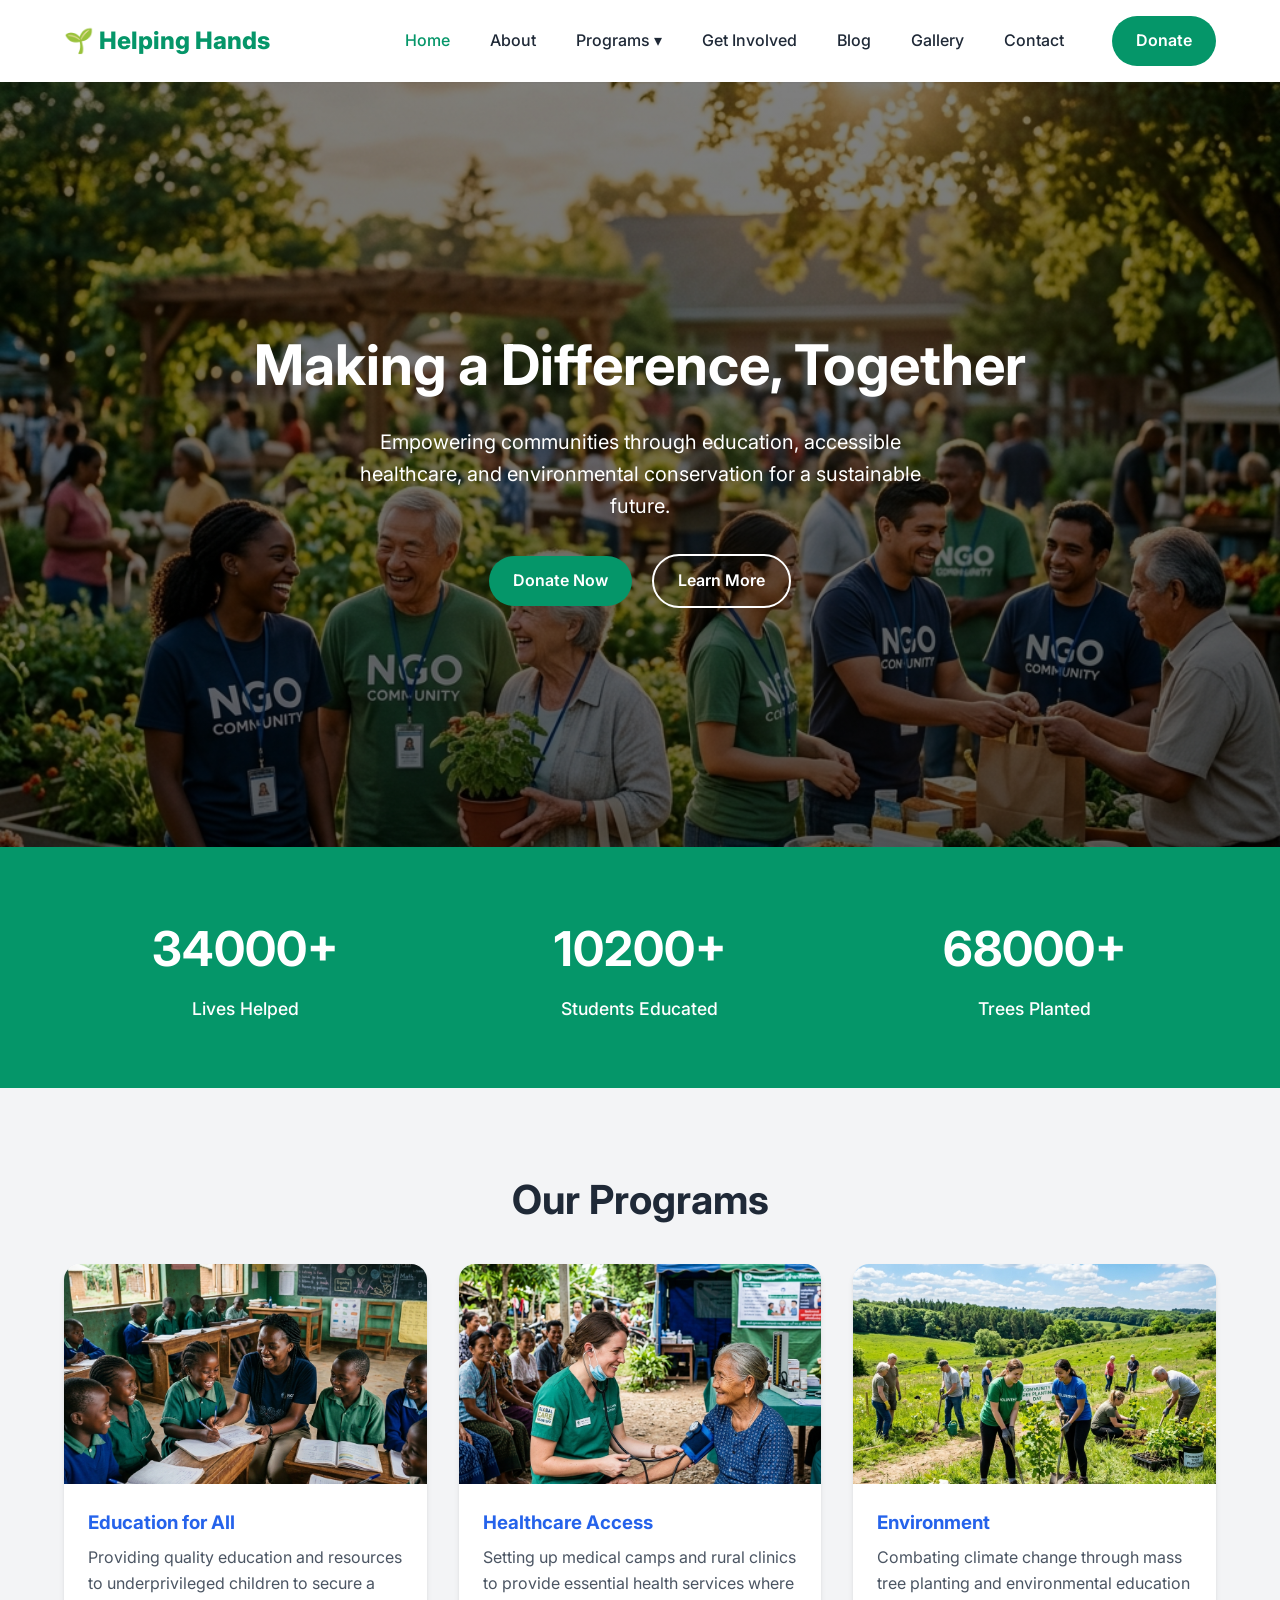
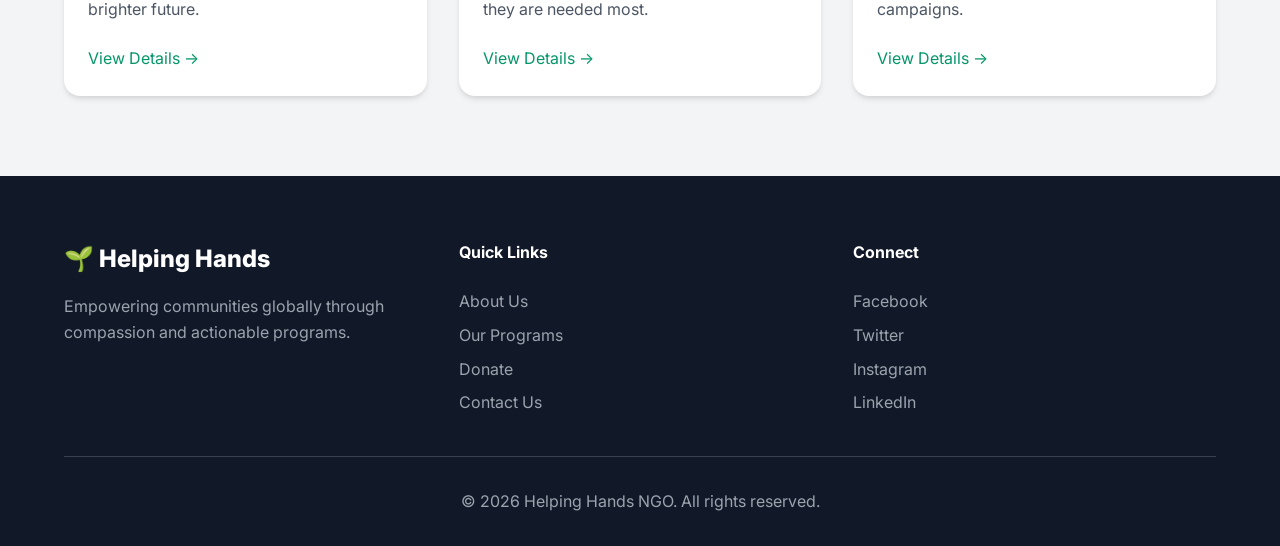
<file: index.html>
<!DOCTYPE html>
<html lang="en">
<head>
    <meta charset="UTF-8">
    <meta name="viewport" content="width=device-width, initial-scale=1.0">
    <title>Helping Hands NGO - Empowering Communities</title>
    <meta name="description" content="Helping Hands NGO works towards education, healthcare, and environmental conservation in communities around the world.">
    <link href="https://fonts.googleapis.com/css2?family=Inter:wght@400;500;600;700;800&display=swap" rel="stylesheet">
    <link rel="stylesheet" href="style.css">
</head>
<body>

    <!-- Header & Navigation -->
    <header>
        <div class="container navbar">
            <a href="index.html" class="logo">
                🌱 Helping Hands
            </a>
            <div class="menu-toggle" id="mobile-menu">
                <span class="bar"></span>
                <span class="bar"></span>
                <span class="bar"></span>
            </div>
            <ul class="nav-links">
                <li><a href="index.html" class="nav-item active">Home</a></li>
                <li><a href="about.html" class="nav-item">About</a></li>
                <li class="nav-item-dropdown">
                    <a href="programs.html" class="nav-item">Programs ▾</a>
                    <ul class="dropdown-menu">
                        <li><a href="education.html">Education</a></li>
                        <li><a href="healthcare.html">Healthcare</a></li>
                        <li><a href="environment.html">Environment</a></li>
                    </ul>
                </li>
                <li><a href="get-involved.html" class="nav-item">Get Involved</a></li>
                <li><a href="blog.html" class="nav-item">Blog</a></li>
                <li><a href="gallery.html" class="nav-item">Gallery</a></li>
                <li><a href="contact.html" class="nav-item">Contact</a></li>
                <li><a href="donate.html" class="btn btn-primary donate-btn-nav">Donate</a></li>
            </ul>
        </div>
    </header>

    <!-- Hero Section -->
    <section class="hero">
        <div class="container hero-content">
            <h1>Making a Difference, Together</h1>
            <p>Empowering communities through education, accessible healthcare, and environmental conservation for a sustainable future.</p>
            <a href="donate.html" class="btn btn-primary">Donate Now</a>
            <a href="about.html" class="btn btn-outline" style="margin-left: 1rem; border-color: white; color: white;">Learn More</a>
        </div>
    </section>

    <!-- Impact Numbers -->
    <section class="impact-section">
        <div class="container impact-grid">
            <div class="impact-item">
                <h3 data-target="50000">0</h3>
                <p>Lives Helped</p>
            </div>
            <div class="impact-item">
                <h3 data-target="15000">0</h3>
                <p>Students Educated</p>
            </div>
            <div class="impact-item">
                <h3 data-target="100000">0</h3>
                <p>Trees Planted</p>
            </div>
        </div>
    </section>

    <!-- Programs Highlights -->
    <section class="section-padding bg-light">
        <div class="container">
            <h2 class="section-title text-center">Our Programs</h2>
            <div class="cards-grid">
                
                <div class="card" onclick="window.location.href='education.html'">
                    <div class="card-img-wrapper">
                        <img src="assets/education.png" alt="Education Program">
                    </div>
                    <div class="card-content">
                        <h3>Education for All</h3>
                        <p>Providing quality education and resources to underprivileged children to secure a brighter future.</p>
                        <div><span class="text-primary font-weight-bold">View Details →</span></div>
                    </div>
                </div>

                <div class="card" onclick="window.location.href='healthcare.html'">
                    <div class="card-img-wrapper">
                        <img src="assets/healthcare.png" alt="Healthcare Access">
                    </div>
                    <div class="card-content">
                        <h3>Healthcare Access</h3>
                        <p>Setting up medical camps and rural clinics to provide essential health services where they are needed most.</p>
                        <div><span class="text-primary font-weight-bold">View Details →</span></div>
                    </div>
                </div>

                <div class="card" onclick="window.location.href='environment.html'">
                    <div class="card-img-wrapper">
                        <img src="assets/environment.png" alt="Environment Conservation">
                    </div>
                    <div class="card-content">
                        <h3>Environment</h3>
                        <p>Combating climate change through mass tree planting and environmental education campaigns.</p>
                        <div><span class="text-primary font-weight-bold">View Details →</span></div>
                    </div>
                </div>

            </div>
        </div>
    </section>

    <!-- Footer -->
    <footer>
        <div class="container">
            <div class="footer-grid">
                <div class="footer-col">
                    <a href="index.html" class="logo" style="color: white; margin-bottom: 1rem;">🌱 Helping Hands</a>
                    <p style="color: #9ca3af;">Empowering communities globally through compassion and actionable programs.</p>
                </div>
                <div class="footer-col">
                    <h4>Quick Links</h4>
                    <a href="about.html">About Us</a>
                    <a href="programs.html">Our Programs</a>
                    <a href="donate.html">Donate</a>
                    <a href="contact.html">Contact Us</a>
                </div>
                <div class="footer-col">
                    <h4>Connect</h4>
                    <a href="#">Facebook</a>
                    <a href="#">Twitter</a>
                    <a href="#">Instagram</a>
                    <a href="#">LinkedIn</a>
                </div>
            </div>
            <div class="footer-bottom">
                <p>&copy; 2026 Helping Hands NGO. All rights reserved.</p>
            </div>
        </div>
    </footer>

    <script src="app.js"></script>
</body>
</html>
</file>
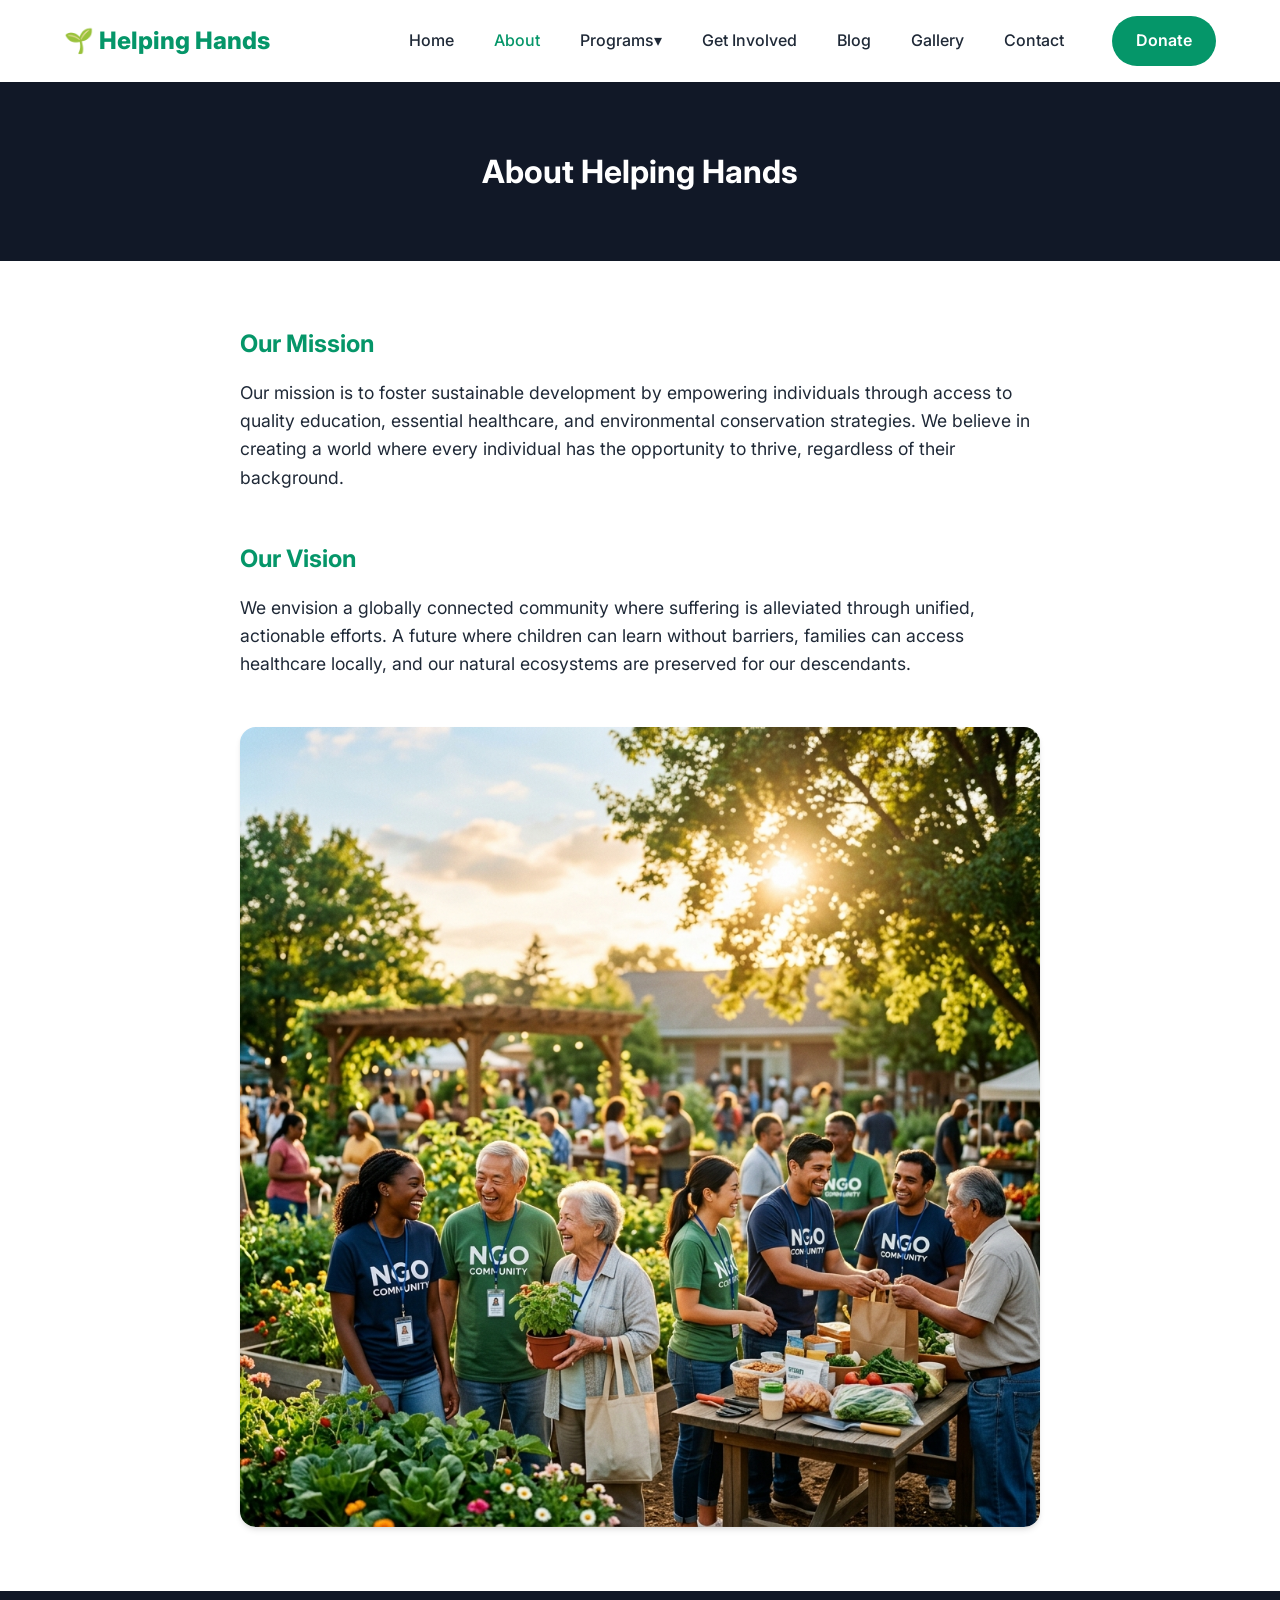
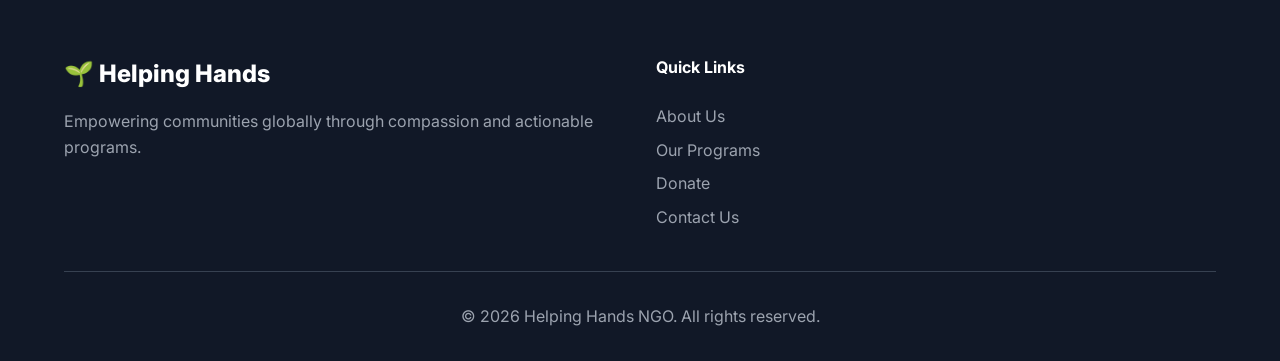
<file: about.html>
<!DOCTYPE html>
<html lang="en">

<head>
    <meta charset="UTF-8">
    <meta name="viewport" content="width=device-width, initial-scale=1.0">
    <title>About Us - Helping Hands NGO</title>
    <link href="https://fonts.googleapis.com/css2?family=Inter:wght@400;500;600;700;800&display=swap" rel="stylesheet">
    <link rel="stylesheet" href="style.css">
</head>

<body>

    <header>
        <div class="container navbar">
            <a href="index.html" class="logo">🌱 Helping Hands</a>
            <div class="menu-toggle" id="mobile-menu">
                <span class="bar"></span>
                <span class="bar"></span>
                <span class="bar"></span>
            </div>
            <ul class="nav-links">
                <li><a href="index.html" class="nav-item">Home</a></li>
                <li><a href="about.html" class="nav-item active">About</a></li>
                <li class="nav-item-dropdown">
                    <a href="programs.html" class="nav-item">Programs▾</a>
                    <ul class="dropdown-menu">
                        <li><a href="education.html">Education</a></li>
                        <li><a href="healthcare.html">Healthcare</a></li>
                        <li><a href="environment.html">Environment</a></li>
                    </ul>
                </li>
                <li><a href="get-involved.html" class="nav-item">Get Involved</a></li>
                <li><a href="blog.html" class="nav-item">Blog</a></li>
                <li><a href="gallery.html" class="nav-item">Gallery</a></li>
                <li><a href="contact.html" class="nav-item">Contact</a></li>
                <li><a href="donate.html" class="btn btn-primary donate-btn-nav">Donate</a></li>
            </ul>
        </div>
    </header>

    <div class="page-header">
        <div class="container">
            <h1>About Helping Hands</h1>
        </div>
    </div>

    <section class="content-section">
        <div class="container" style="max-width: 800px;">
            <h2 class="text-primary">Our Mission</h2>
            <p>Our mission is to foster sustainable development by empowering individuals through access to quality
                education, essential healthcare, and environmental conservation strategies. We believe in creating a
                world where every individual has the opportunity to thrive, regardless of their background.</p>

            <h2 class="text-primary" style="margin-top: 3rem;">Our Vision</h2>
            <p>We envision a globally connected community where suffering is alleviated through unified, actionable
                efforts. A future where children can learn without barriers, families can access healthcare locally, and
                our natural ecosystems are preserved for our descendants.</p>

            <div style="margin-top: 3rem; text-align: center;">
                <img src="assets/hero.png" alt="Our Team" style="border-radius: 1rem; box-shadow: var(--shadow-md);">
            </div>
        </div>
    </section>

    <!-- Footer -->
    <footer>
        <div class="container">
            <div class="footer-grid">
                <div class="footer-col">
                    <a href="index.html" class="logo" style="color: white; margin-bottom: 1rem;">🌱 Helping Hands</a>
                    <p style="color: #9ca3af;">Empowering communities globally through compassion and actionable
                        programs.</p>
                </div>
                <div class="footer-col">
                    <h4>Quick Links</h4>
                    <a href="about.html">About Us</a>
                    <a href="programs.html">Our Programs</a>
                    <a href="donate.html">Donate</a>
                    <a href="contact.html">Contact Us</a>
                </div>
            </div>
            <div class="footer-bottom">
                <p>&copy; 2026 Helping Hands NGO. All rights reserved.</p>
            </div>
        </div>
    </footer>

    <script src="app.js"></script>
</body>

</html>
</file>
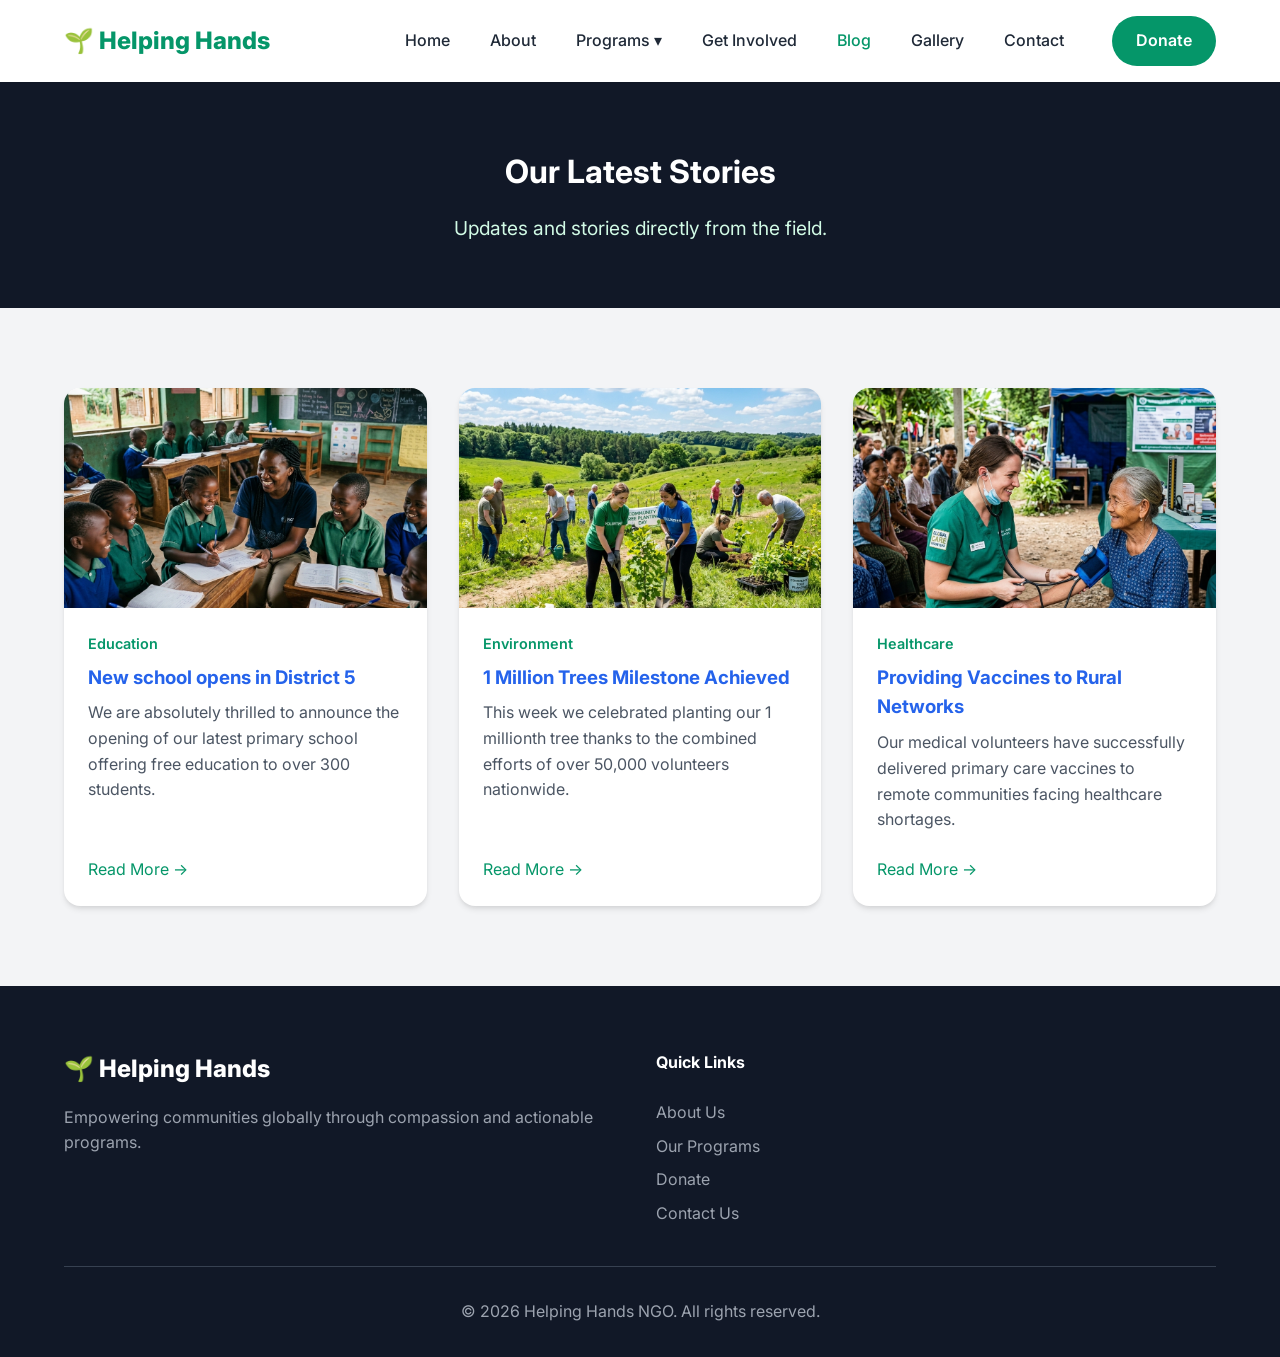
<file: blog.html>
<!DOCTYPE html>
<html lang="en">
<head>
    <meta charset="UTF-8">
    <meta name="viewport" content="width=device-width, initial-scale=1.0">
    <title>Our Blog - Helping Hands NGO</title>
    <link href="https://fonts.googleapis.com/css2?family=Inter:wght@400;500;600;700;800&display=swap" rel="stylesheet">
    <link rel="stylesheet" href="style.css">
</head>
<body>

    <header>
        <div class="container navbar">
            <a href="index.html" class="logo">🌱 Helping Hands</a>
            <div class="menu-toggle" id="mobile-menu">
                <span class="bar"></span>
                <span class="bar"></span>
                <span class="bar"></span>
            </div>
            <ul class="nav-links">
                <li><a href="index.html" class="nav-item">Home</a></li>
                <li><a href="about.html" class="nav-item">About</a></li>
                <li class="nav-item-dropdown">
                    <a href="programs.html" class="nav-item">Programs ▾</a>
                    <ul class="dropdown-menu">
                        <li><a href="education.html">Education</a></li>
                        <li><a href="healthcare.html">Healthcare</a></li>
                        <li><a href="environment.html">Environment</a></li>
                    </ul>
                </li>
                <li><a href="get-involved.html" class="nav-item">Get Involved</a></li>
                <li><a href="blog.html" class="nav-item active">Blog</a></li>
                <li><a href="gallery.html" class="nav-item">Gallery</a></li>
                <li><a href="contact.html" class="nav-item">Contact</a></li>
                <li><a href="donate.html" class="btn btn-primary donate-btn-nav">Donate</a></li>
            </ul>
        </div>
    </header>

    <div class="page-header">
        <div class="container">
            <h1>Our Latest Stories</h1>
            <p style="color: #d1fae5; margin-top: 1rem; font-size: 1.2rem;">Updates and stories directly from the field.</p>
        </div>
    </div>

    <section class="section-padding bg-light">
        <div class="container">
            <div class="cards-grid">
                
                <div class="card" onclick="window.location.href='#'">
                    <div class="card-img-wrapper">
                        <img src="assets/education.png" alt="Blog Image 1">
                    </div>
                    <div class="card-content">
                        <span style="color: var(--primary-color); font-weight: 600; font-size: 0.9rem;">Education</span>
                        <h3 style="margin-top: 0.5rem;">New school opens in District 5</h3>
                        <p>We are absolutely thrilled to announce the opening of our latest primary school offering free education to over 300 students.</p>
                        <div><span class="text-primary font-weight-bold">Read More →</span></div>
                    </div>
                </div>

                <div class="card" onclick="window.location.href='#'">
                    <div class="card-img-wrapper">
                        <img src="assets/environment.png" alt="Blog Image 2">
                    </div>
                    <div class="card-content">
                        <span style="color: var(--primary-color); font-weight: 600; font-size: 0.9rem;">Environment</span>
                        <h3 style="margin-top: 0.5rem;">1 Million Trees Milestone Achieved</h3>
                        <p>This week we celebrated planting our 1 millionth tree thanks to the combined efforts of over 50,000 volunteers nationwide.</p>
                        <div><span class="text-primary font-weight-bold">Read More →</span></div>
                    </div>
                </div>

                <div class="card" onclick="window.location.href='#'">
                    <div class="card-img-wrapper">
                        <img src="assets/healthcare.png" alt="Blog Image 3">
                    </div>
                    <div class="card-content">
                        <span style="color: var(--primary-color); font-weight: 600; font-size: 0.9rem;">Healthcare</span>
                        <h3 style="margin-top: 0.5rem;">Providing Vaccines to Rural Networks</h3>
                        <p>Our medical volunteers have successfully delivered primary care vaccines to remote communities facing healthcare shortages.</p>
                        <div><span class="text-primary font-weight-bold">Read More →</span></div>
                    </div>
                </div>

            </div>
        </div>
    </section>

    <!-- Footer -->
    <footer>
        <div class="container">
            <div class="footer-grid">
                <div class="footer-col">
                    <a href="index.html" class="logo" style="color: white; margin-bottom: 1rem;">🌱 Helping Hands</a>
                    <p style="color: #9ca3af;">Empowering communities globally through compassion and actionable programs.</p>
                </div>
                <div class="footer-col">
                    <h4>Quick Links</h4>
                    <a href="about.html">About Us</a>
                    <a href="programs.html">Our Programs</a>
                    <a href="donate.html">Donate</a>
                    <a href="contact.html">Contact Us</a>
                </div>
            </div>
            <div class="footer-bottom">
                <p>&copy; 2026 Helping Hands NGO. All rights reserved.</p>
            </div>
        </div>
    </footer>

    <script src="app.js"></script>
</body>
</html>
</file>
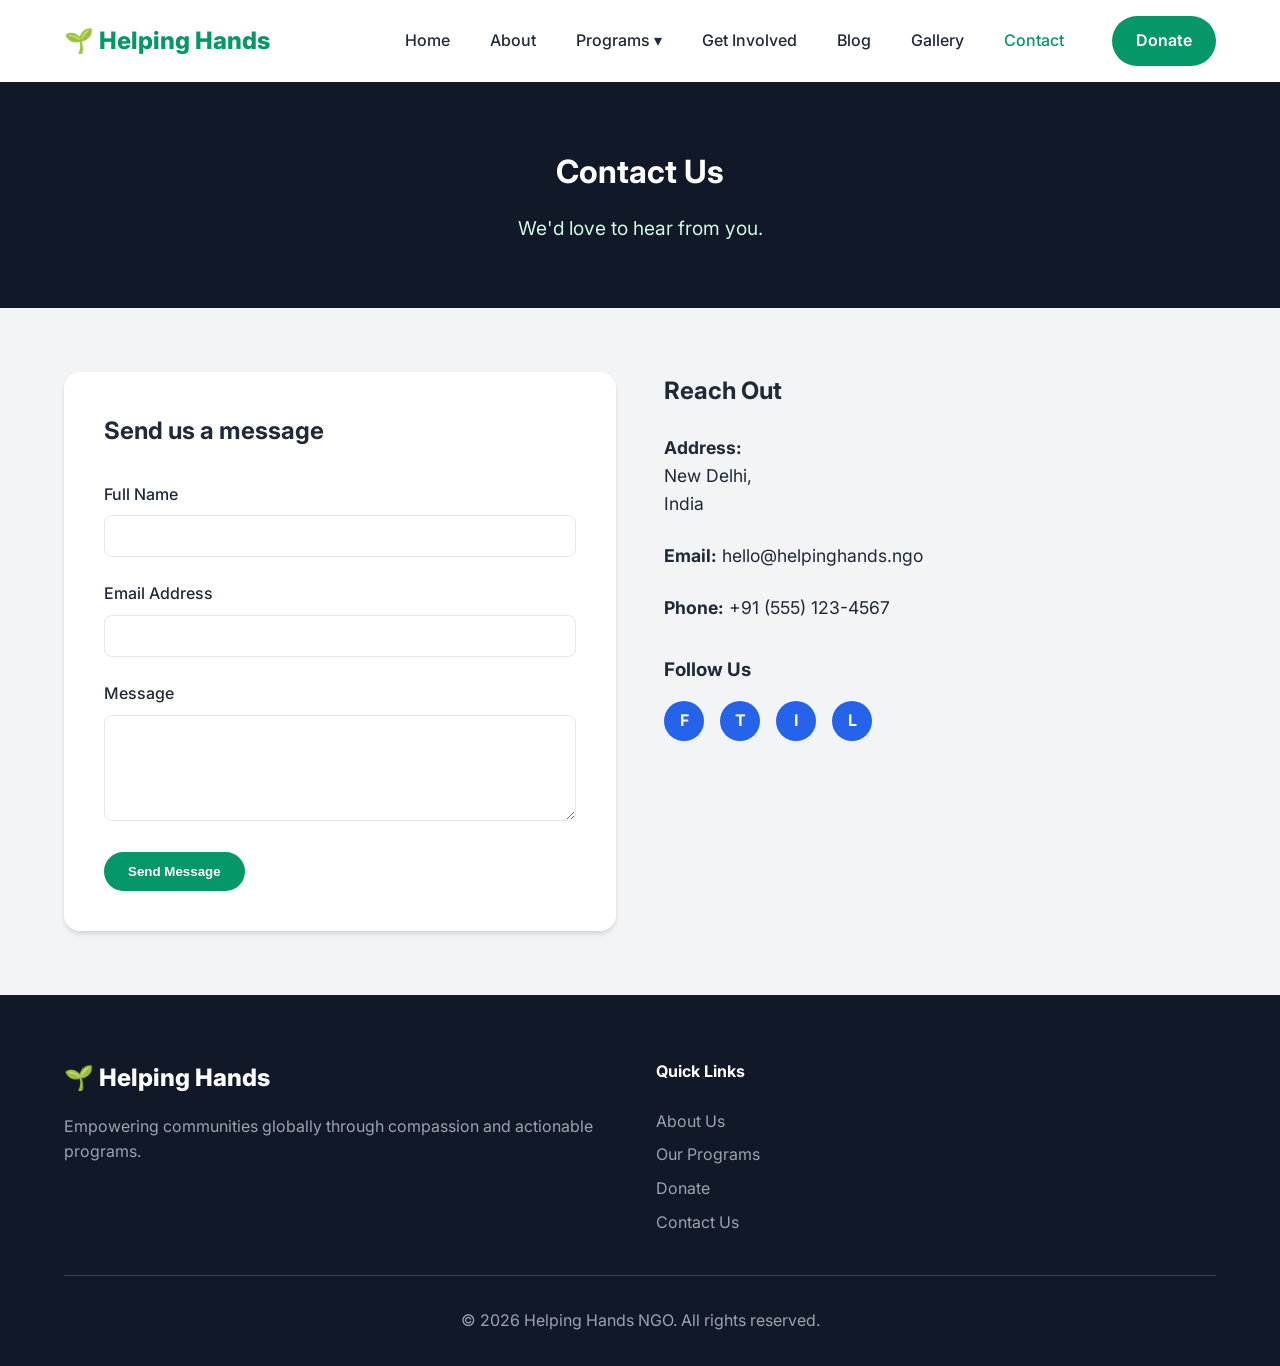
<file: contact.html>
<!DOCTYPE html>
<html lang="en">

<head>
    <meta charset="UTF-8">
    <meta name="viewport" content="width=device-width, initial-scale=1.0">
    <title>Contact Us - Helping Hands NGO</title>
    <link href="https://fonts.googleapis.com/css2?family=Inter:wght@400;500;600;700;800&display=swap" rel="stylesheet">
    <link rel="stylesheet" href="style.css">
</head>

<body>

    <header>
        <div class="container navbar">
            <a href="index.html" class="logo">🌱 Helping Hands</a>
            <div class="menu-toggle" id="mobile-menu">
                <span class="bar"></span>
                <span class="bar"></span>
                <span class="bar"></span>
            </div>
            <ul class="nav-links">
                <li><a href="index.html" class="nav-item">Home</a></li>
                <li><a href="about.html" class="nav-item">About</a></li>
                <li class="nav-item-dropdown">
                    <a href="programs.html" class="nav-item">Programs ▾</a>
                    <ul class="dropdown-menu">
                        <li><a href="education.html">Education</a></li>
                        <li><a href="healthcare.html">Healthcare</a></li>
                        <li><a href="environment.html">Environment</a></li>
                    </ul>
                </li>
                <li><a href="get-involved.html" class="nav-item">Get Involved</a></li>
                <li><a href="blog.html" class="nav-item">Blog</a></li>
                <li><a href="gallery.html" class="nav-item">Gallery</a></li>
                <li><a href="contact.html" class="nav-item active">Contact</a></li>
                <li><a href="donate.html" class="btn btn-primary donate-btn-nav">Donate</a></li>
            </ul>
        </div>
    </header>

    <div class="page-header">
        <div class="container">
            <h1>Contact Us</h1>
            <p style="color: #d1fae5; margin-top: 1rem; font-size: 1.2rem;">We'd love to hear from you.</p>
        </div>
    </div>

    <section class="content-section bg-light">
        <div class="container contact-wrapper">

            <div style="background: white; padding: 2.5rem; border-radius: 1rem; box-shadow: var(--shadow-md);">
                <h2 style="margin-bottom: 2rem;">Send us a message</h2>
                <form id="contactForm" class="contact-form">
                    <div class="form-group">
                        <label for="name">Full Name</label>
                        <input type="text" id="name" required>
                    </div>
                    <div class="form-group">
                        <label for="email">Email Address</label>
                        <input type="email" id="email" required>
                    </div>
                    <div class="form-group">
                        <label for="message">Message</label>
                        <textarea id="message" rows="5" required></textarea>
                    </div>
                    <button type="submit" class="btn btn-primary">Send Message</button>
                </form>
            </div>

            <div>
                <h2 style="margin-bottom: 1.5rem;">Reach Out</h2>
                <p><strong>Address:</strong><br>New Delhi,<br>India</p>
                <div style="margin: 1.5rem 0;">
                    <p><strong>Email:</strong> hello@helpinghands.ngo</p>
                    <p><strong>Phone:</strong> +91 (555) 123-4567</p>
                </div>

                <div style="margin-top: 2rem;">
                    <h3>Follow Us</h3>
                    <div class="social-links">
                        <a href="#" class="social-icon">F</a>
                        <a href="#" class="social-icon">T</a>
                        <a href="#" class="social-icon">I</a>
                        <a href="#" class="social-icon">L</a>
                    </div>
                </div>
            </div>

        </div>
    </section>

    <!-- Footer -->
    <footer>
        <div class="container">
            <div class="footer-grid">
                <div class="footer-col">
                    <a href="index.html" class="logo" style="color: white; margin-bottom: 1rem;">🌱 Helping Hands</a>
                    <p style="color: #9ca3af;">Empowering communities globally through compassion and actionable
                        programs.</p>
                </div>
                <div class="footer-col">
                    <h4>Quick Links</h4>
                    <a href="about.html">About Us</a>
                    <a href="programs.html">Our Programs</a>
                    <a href="donate.html">Donate</a>
                    <a href="contact.html">Contact Us</a>
                </div>
            </div>
            <div class="footer-bottom">
                <p>&copy; 2026 Helping Hands NGO. All rights reserved.</p>
            </div>
        </div>
    </footer>

    <script src="app.js"></script>
</body>

</html>
</file>
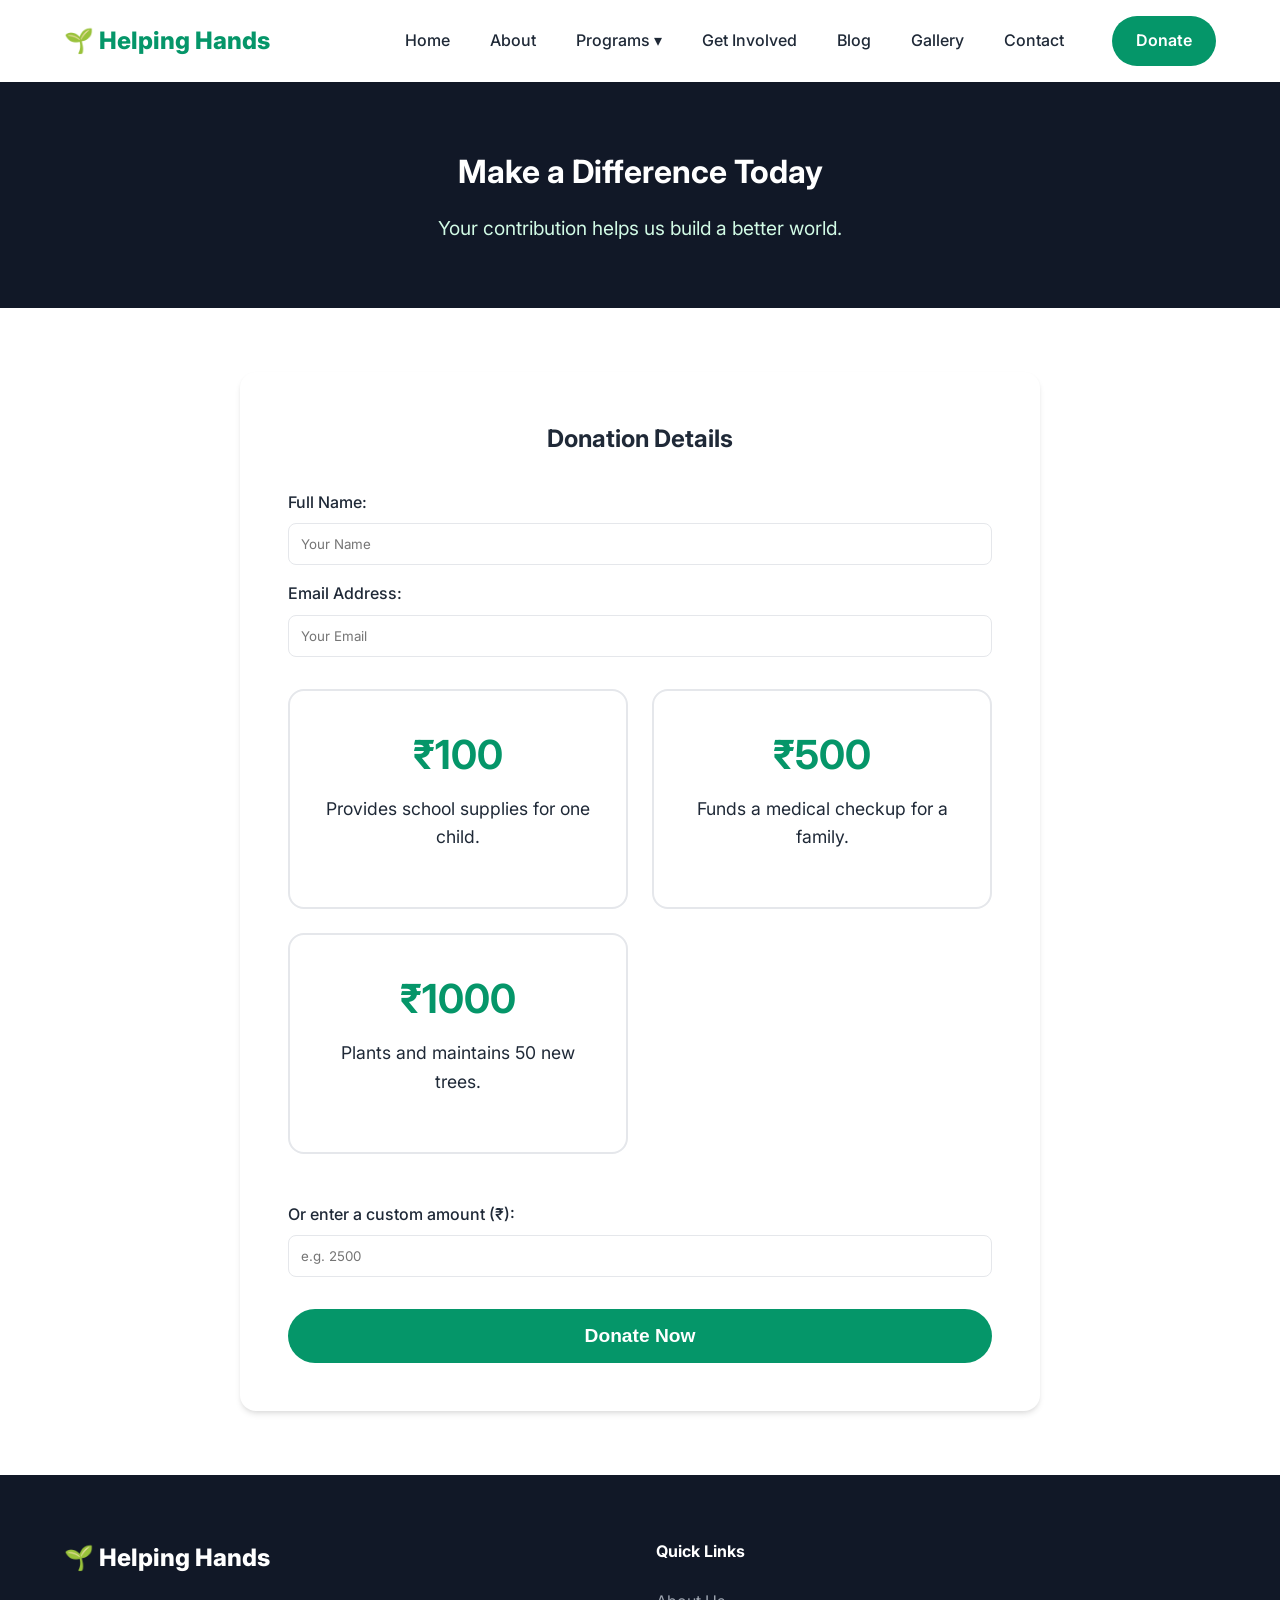
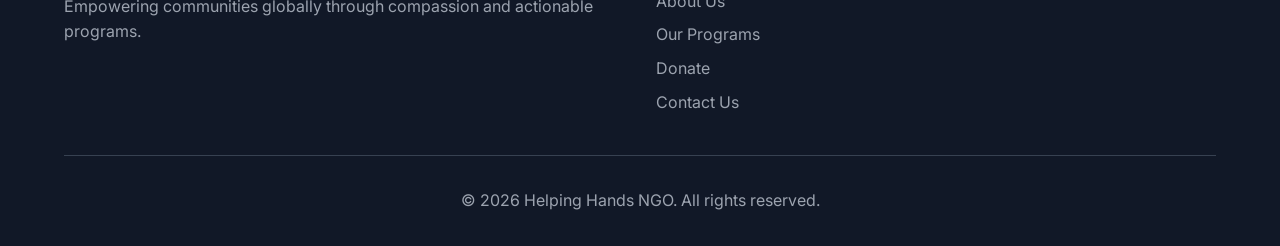
<file: donate.html>
<!DOCTYPE html>
<html lang="en">
<head>
    <meta charset="UTF-8">
    <meta name="viewport" content="width=device-width, initial-scale=1.0">
    <title>Donate - Helping Hands NGO</title>
    <meta name="description" content="Make a donation to Helping Hands NGO. Every contribution helps us change a life.">
    <link href="https://fonts.googleapis.com/css2?family=Inter:wght@400;500;600;700;800&display=swap" rel="stylesheet">
    <link rel="stylesheet" href="style.css">
</head>
<body>

    <header>
        <div class="container navbar">
            <a href="index.html" class="logo">🌱 Helping Hands</a>
            <div class="menu-toggle" id="mobile-menu">
                <span class="bar"></span>
                <span class="bar"></span>
                <span class="bar"></span>
            </div>
            <ul class="nav-links">
                <li><a href="index.html" class="nav-item">Home</a></li>
                <li><a href="about.html" class="nav-item">About</a></li>
                <li class="nav-item-dropdown">
                    <a href="programs.html" class="nav-item">Programs ▾</a>
                    <ul class="dropdown-menu">
                        <li><a href="education.html">Education</a></li>
                        <li><a href="healthcare.html">Healthcare</a></li>
                        <li><a href="environment.html">Environment</a></li>
                    </ul>
                </li>
                <li><a href="get-involved.html" class="nav-item">Get Involved</a></li>
                <li><a href="blog.html" class="nav-item">Blog</a></li>
                <li><a href="gallery.html" class="nav-item">Gallery</a></li>
                <li><a href="contact.html" class="nav-item">Contact</a></li>
                <li><a href="donate.html" class="btn btn-primary donate-btn-nav">Donate</a></li>
            </ul>
        </div>
    </header>

    <div class="page-header">
        <div class="container">
            <h1>Make a Difference Today</h1>
            <p style="color: #d1fae5; margin-top: 1rem; font-size: 1.2rem;">Your contribution helps us build a better world.</p>
        </div>
    </div>

    <section class="content-section">
        <div class="container" style="max-width: 800px;">
            <div style="background-color: white; padding: 3rem; border-radius: 1rem; box-shadow: var(--shadow-md);">
                <h2 class="text-center" style="margin-bottom: 2rem;">Donation Details</h2>
                
                <div class="contact-form" style="margin-bottom: 2rem;">
                    <label>Full Name:</label>
                    <input type="text" id="donorName" placeholder="Your Name" required>
                    <label style="margin-top: 1rem;">Email Address:</label>
                    <input type="email" id="donorEmail" placeholder="Your Email" required>
                </div>

                <div class="donation-grid">
                    <div class="donate-card" data-amount="100">
                        <div class="donate-amount">₹100</div>
                        <p>Provides school supplies for one child.</p>
                    </div>
                    <div class="donate-card" data-amount="500">
                        <div class="donate-amount">₹500</div>
                        <p>Funds a medical checkup for a family.</p>
                    </div>
                    <div class="donate-card" data-amount="1000">
                        <div class="donate-amount">₹1000</div>
                        <p>Plants and maintains 50 new trees.</p>
                    </div>
                </div>

                <div class="contact-form" style="margin-bottom: 2rem;">
                    <label>Or enter a custom amount (₹):</label>
                    <input type="number" id="customAmount" placeholder="e.g. 2500" min="1">
                </div>

                <div class="text-center">
                    <button class="btn btn-primary" id="proceedDonateBtn" style="width: 100%; font-size: 1.2rem; padding: 1rem;">Donate Now</button>
                    <div id="thankYouMessage" style="margin-top: 2rem; display: none; padding: 1.5rem; background: #f0fdf4; border: 1px solid #bbf7d0; border-radius: 0.5rem;"></div>
                </div>
            </div>
        </div>
    </section>

    <!-- Footer -->
    <footer>
        <div class="container">
            <div class="footer-grid">
                <div class="footer-col">
                    <a href="index.html" class="logo" style="color: white; margin-bottom: 1rem;">🌱 Helping Hands</a>
                    <p style="color: #9ca3af;">Empowering communities globally through compassion and actionable programs.</p>
                </div>
                <div class="footer-col">
                    <h4>Quick Links</h4>
                    <a href="about.html">About Us</a>
                    <a href="programs.html">Our Programs</a>
                    <a href="donate.html">Donate</a>
                    <a href="contact.html">Contact Us</a>
                </div>
            </div>
            <div class="footer-bottom">
                <p>&copy; 2026 Helping Hands NGO. All rights reserved.</p>
            </div>
        </div>
    </footer>

    <script src="app.js"></script>
</body>
</html>
</file>
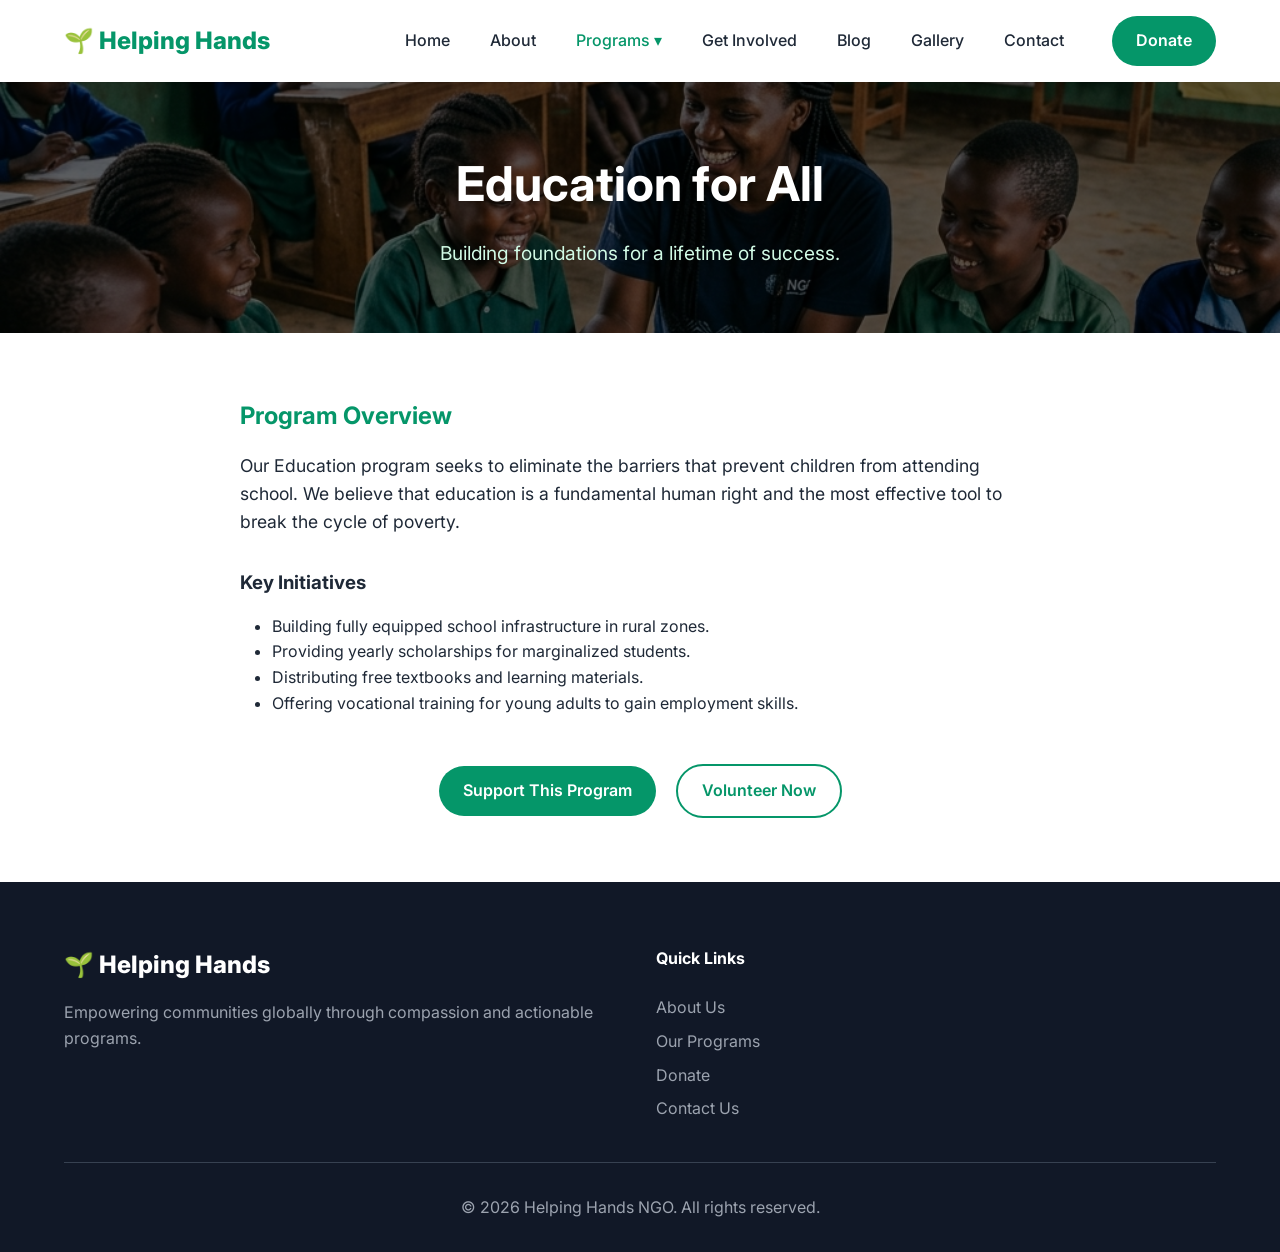
<file: education.html>
<!DOCTYPE html>
<html lang="en">
<head>
    <meta charset="UTF-8">
    <meta name="viewport" content="width=device-width, initial-scale=1.0">
    <title>Education Program - Helping Hands NGO</title>
    <link href="https://fonts.googleapis.com/css2?family=Inter:wght@400;500;600;700;800&display=swap" rel="stylesheet">
    <link rel="stylesheet" href="style.css">
</head>
<body>

    <header>
        <div class="container navbar">
            <a href="index.html" class="logo">🌱 Helping Hands</a>
            <div class="menu-toggle" id="mobile-menu">
                <span class="bar"></span>
                <span class="bar"></span>
                <span class="bar"></span>
            </div>
            <ul class="nav-links">
                <li><a href="index.html" class="nav-item">Home</a></li>
                <li><a href="about.html" class="nav-item">About</a></li>
                <li class="nav-item-dropdown">
                    <a href="programs.html" class="nav-item active">Programs ▾</a>
                    <ul class="dropdown-menu">
                        <li><a href="education.html" style="color: var(--primary-color)">Education</a></li>
                        <li><a href="healthcare.html">Healthcare</a></li>
                        <li><a href="environment.html">Environment</a></li>
                    </ul>
                </li>
                <li><a href="get-involved.html" class="nav-item">Get Involved</a></li>
                <li><a href="blog.html" class="nav-item">Blog</a></li>
                <li><a href="gallery.html" class="nav-item">Gallery</a></li>
                <li><a href="contact.html" class="nav-item">Contact</a></li>
                <li><a href="donate.html" class="btn btn-primary donate-btn-nav">Donate</a></li>
            </ul>
        </div>
    </header>

    <div class="page-header" style="background-image: linear-gradient(rgba(0,0,0,0.6), rgba(0,0,0,0.6)), url('assets/education.png'); background-size: cover; background-position: center;">
        <div class="container">
            <h1 style="font-size: 3rem;">Education for All</h1>
            <p style="color: #d1fae5; margin-top: 1rem; font-size: 1.2rem;">Building foundations for a lifetime of success.</p>
        </div>
    </div>

    <section class="content-section">
        <div class="container" style="max-width: 800px;">
            <h2 class="text-primary">Program Overview</h2>
            <p>Our Education program seeks to eliminate the barriers that prevent children from attending school. We believe that education is a fundamental human right and the most effective tool to break the cycle of poverty.</p>
            
            <h3 style="margin-top: 2rem;">Key Initiatives</h3>
            <ul style="list-style-type: disc; margin-left: 2rem; margin-bottom: 2rem;">
                <li>Building fully equipped school infrastructure in rural zones.</li>
                <li>Providing yearly scholarships for marginalized students.</li>
                <li>Distributing free textbooks and learning materials.</li>
                <li>Offering vocational training for young adults to gain employment skills.</li>
            </ul>

            <div class="text-center" style="margin-top: 3rem;">
                <a href="donate.html" class="btn btn-primary" style="margin-right: 1rem;">Support This Program</a>
                <a href="get-involved.html" class="btn btn-outline">Volunteer Now</a>
            </div>
        </div>
    </section>

    <!-- Footer -->
    <footer>
        <div class="container">
            <div class="footer-grid">
                <div class="footer-col">
                    <a href="index.html" class="logo" style="color: white; margin-bottom: 1rem;">🌱 Helping Hands</a>
                    <p style="color: #9ca3af;">Empowering communities globally through compassion and actionable programs.</p>
                </div>
                <div class="footer-col">
                    <h4>Quick Links</h4>
                    <a href="about.html">About Us</a>
                    <a href="programs.html">Our Programs</a>
                    <a href="donate.html">Donate</a>
                    <a href="contact.html">Contact Us</a>
                </div>
            </div>
            <div class="footer-bottom">
                <p>&copy; 2026 Helping Hands NGO. All rights reserved.</p>
            </div>
        </div>
    </footer>

    <script src="app.js"></script>
</body>
</html>
</file>
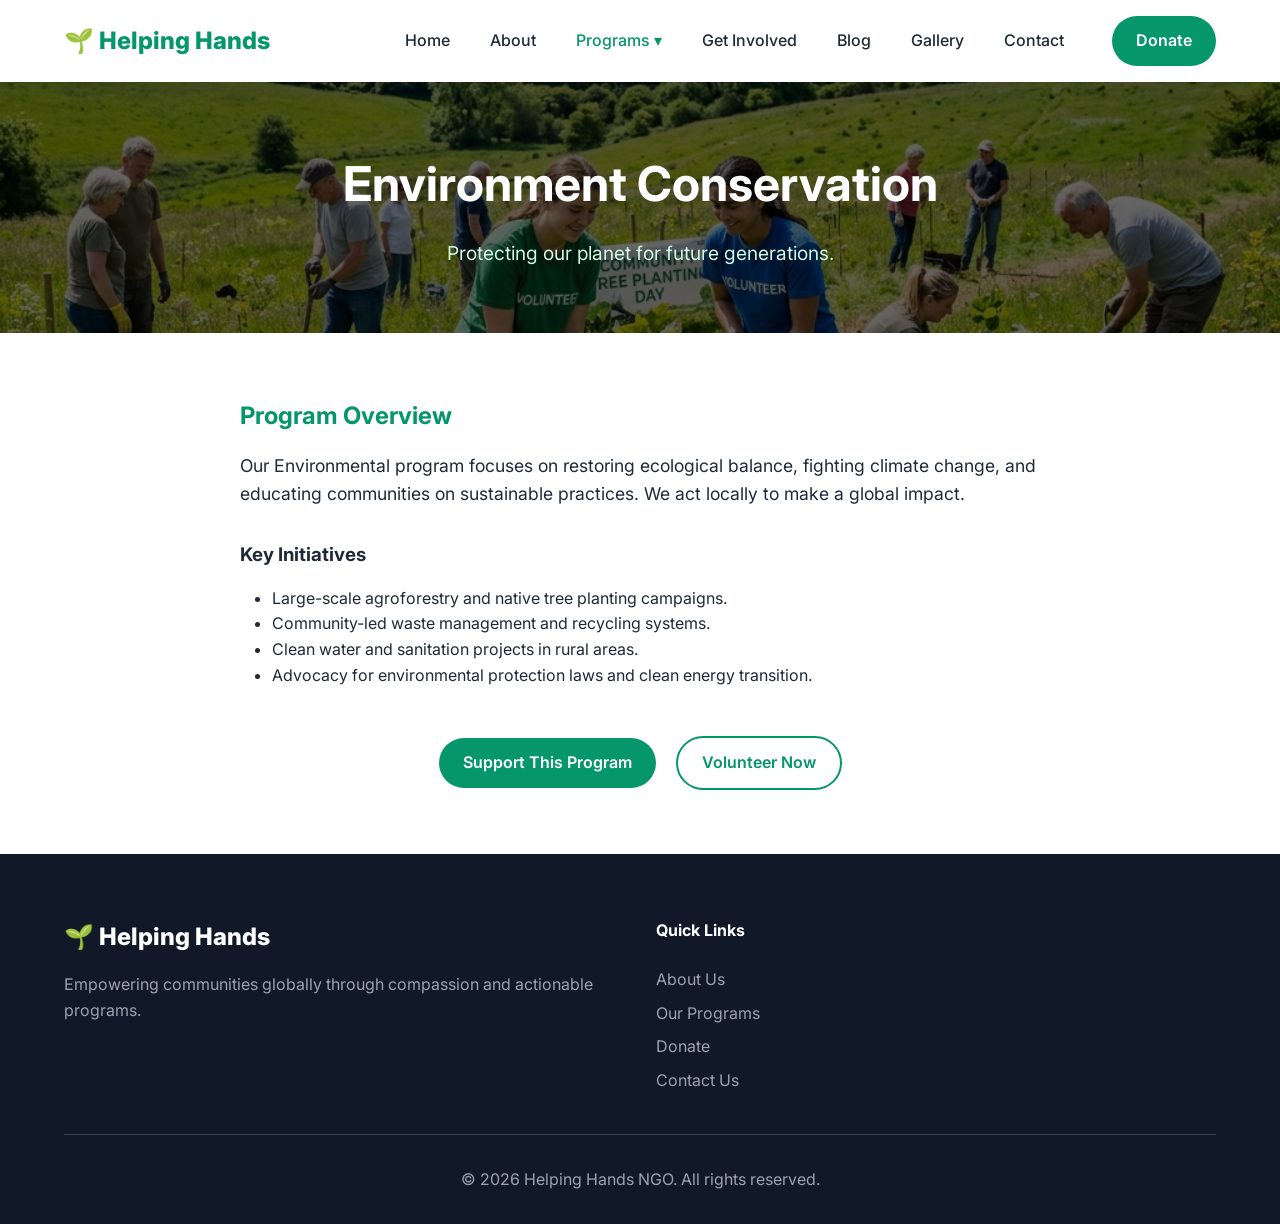
<file: environment.html>
<!DOCTYPE html>
<html lang="en">
<head>
    <meta charset="UTF-8">
    <meta name="viewport" content="width=device-width, initial-scale=1.0">
    <title>Environment - Helping Hands NGO</title>
    <link href="https://fonts.googleapis.com/css2?family=Inter:wght@400;500;600;700;800&display=swap" rel="stylesheet">
    <link rel="stylesheet" href="style.css">
</head>
<body>

    <header>
        <div class="container navbar">
            <a href="index.html" class="logo">🌱 Helping Hands</a>
            <div class="menu-toggle" id="mobile-menu">
                <span class="bar"></span>
                <span class="bar"></span>
                <span class="bar"></span>
            </div>
            <ul class="nav-links">
                <li><a href="index.html" class="nav-item">Home</a></li>
                <li><a href="about.html" class="nav-item">About</a></li>
                <li class="nav-item-dropdown">
                    <a href="programs.html" class="nav-item active">Programs ▾</a>
                    <ul class="dropdown-menu">
                        <li><a href="education.html">Education</a></li>
                        <li><a href="healthcare.html">Healthcare</a></li>
                        <li><a href="environment.html" style="color: var(--primary-color)">Environment</a></li>
                    </ul>
                </li>
                <li><a href="get-involved.html" class="nav-item">Get Involved</a></li>
                <li><a href="blog.html" class="nav-item">Blog</a></li>
                <li><a href="gallery.html" class="nav-item">Gallery</a></li>
                <li><a href="contact.html" class="nav-item">Contact</a></li>
                <li><a href="donate.html" class="btn btn-primary donate-btn-nav">Donate</a></li>
            </ul>
        </div>
    </header>

    <div class="page-header" style="background-image: linear-gradient(rgba(0,0,0,0.6), rgba(0,0,0,0.6)), url('assets/environment.png'); background-size: cover; background-position: center;">
        <div class="container">
            <h1 style="font-size: 3rem;">Environment Conservation</h1>
            <p style="color: #d1fae5; margin-top: 1rem; font-size: 1.2rem;">Protecting our planet for future generations.</p>
        </div>
    </div>

    <section class="content-section">
        <div class="container" style="max-width: 800px;">
            <h2 class="text-primary">Program Overview</h2>
            <p>Our Environmental program focuses on restoring ecological balance, fighting climate change, and educating communities on sustainable practices. We act locally to make a global impact.</p>
            
            <h3 style="margin-top: 2rem;">Key Initiatives</h3>
            <ul style="list-style-type: disc; margin-left: 2rem; margin-bottom: 2rem;">
                <li>Large-scale agroforestry and native tree planting campaigns.</li>
                <li>Community-led waste management and recycling systems.</li>
                <li>Clean water and sanitation projects in rural areas.</li>
                <li>Advocacy for environmental protection laws and clean energy transition.</li>
            </ul>

            <div class="text-center" style="margin-top: 3rem;">
                <a href="donate.html" class="btn btn-primary" style="margin-right: 1rem;">Support This Program</a>
                <a href="get-involved.html" class="btn btn-outline">Volunteer Now</a>
            </div>
        </div>
    </section>

    <!-- Footer -->
    <footer>
        <div class="container">
            <div class="footer-grid">
                <div class="footer-col">
                    <a href="index.html" class="logo" style="color: white; margin-bottom: 1rem;">🌱 Helping Hands</a>
                    <p style="color: #9ca3af;">Empowering communities globally through compassion and actionable programs.</p>
                </div>
                <div class="footer-col">
                    <h4>Quick Links</h4>
                    <a href="about.html">About Us</a>
                    <a href="programs.html">Our Programs</a>
                    <a href="donate.html">Donate</a>
                    <a href="contact.html">Contact Us</a>
                </div>
            </div>
            <div class="footer-bottom">
                <p>&copy; 2026 Helping Hands NGO. All rights reserved.</p>
            </div>
        </div>
    </footer>

    <script src="app.js"></script>
</body>
</html>
</file>
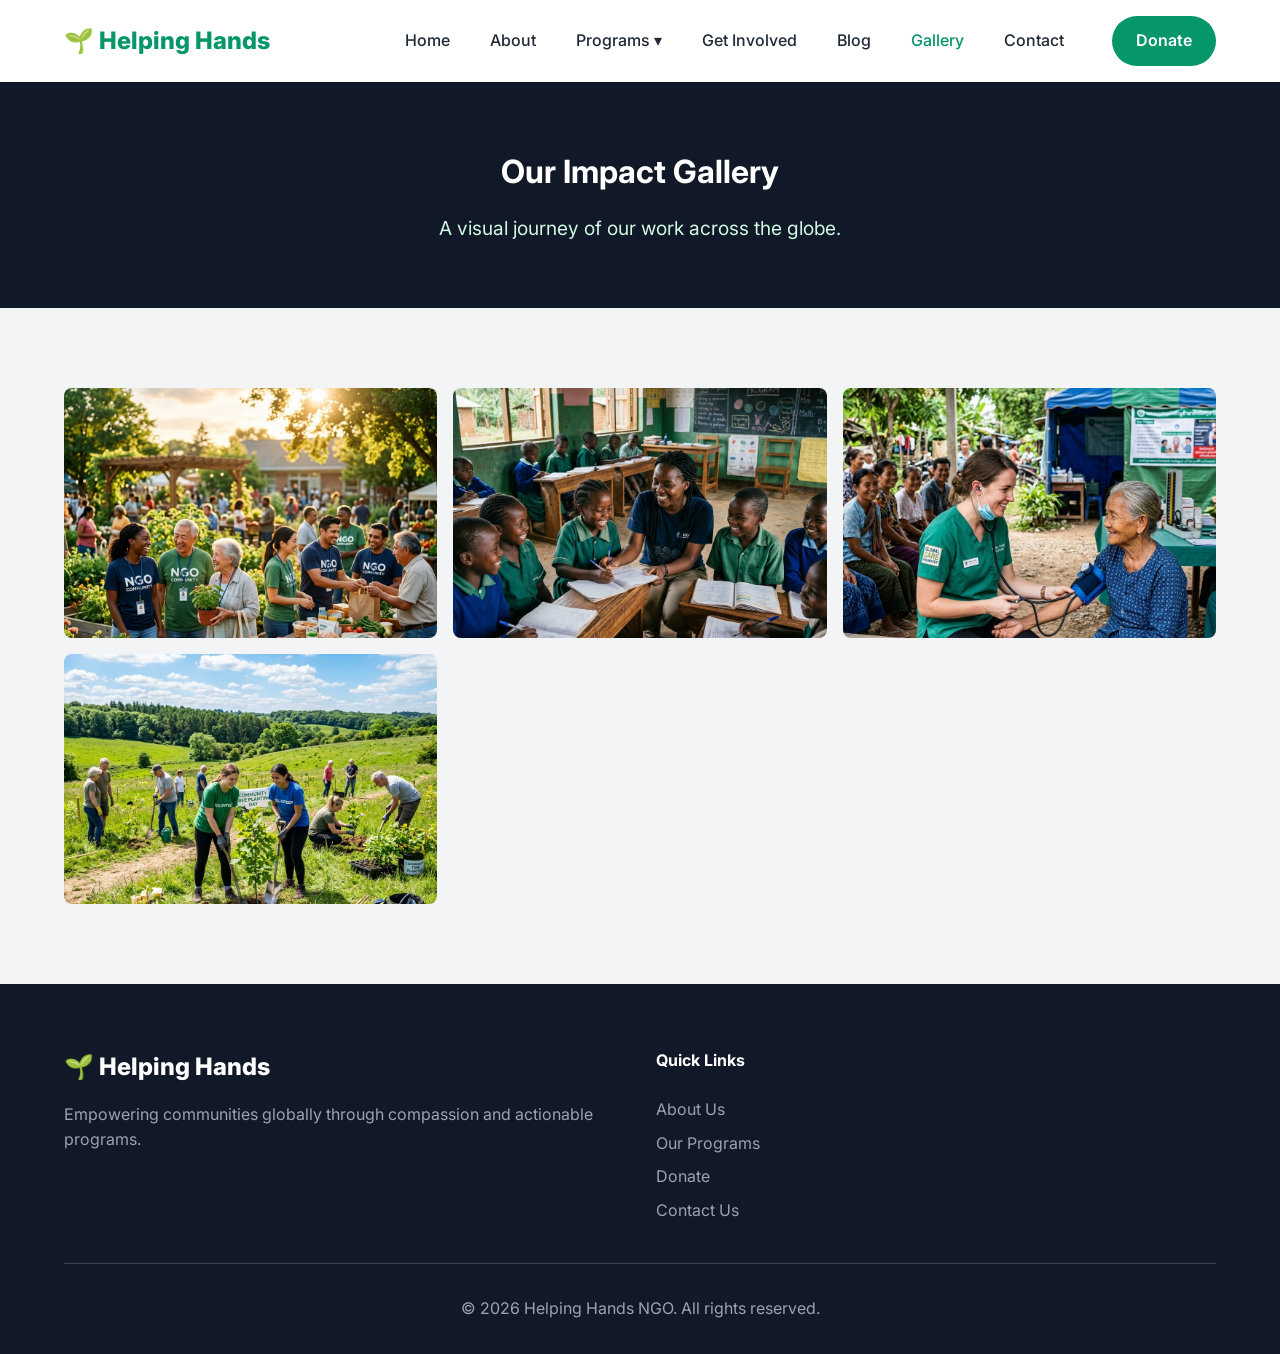
<file: gallery.html>
<!DOCTYPE html>
<html lang="en">
<head>
    <meta charset="UTF-8">
    <meta name="viewport" content="width=device-width, initial-scale=1.0">
    <title>Gallery - Helping Hands NGO</title>
    <link href="https://fonts.googleapis.com/css2?family=Inter:wght@400;500;600;700;800&display=swap" rel="stylesheet">
    <link rel="stylesheet" href="style.css">
</head>
<body>

    <header>
        <div class="container navbar">
            <a href="index.html" class="logo">🌱 Helping Hands</a>
            <div class="menu-toggle" id="mobile-menu">
                <span class="bar"></span>
                <span class="bar"></span>
                <span class="bar"></span>
            </div>
            <ul class="nav-links">
                <li><a href="index.html" class="nav-item">Home</a></li>
                <li><a href="about.html" class="nav-item">About</a></li>
                <li class="nav-item-dropdown">
                    <a href="programs.html" class="nav-item">Programs ▾</a>
                    <ul class="dropdown-menu">
                        <li><a href="education.html">Education</a></li>
                        <li><a href="healthcare.html">Healthcare</a></li>
                        <li><a href="environment.html">Environment</a></li>
                    </ul>
                </li>
                <li><a href="get-involved.html" class="nav-item">Get Involved</a></li>
                <li><a href="blog.html" class="nav-item">Blog</a></li>
                <li><a href="gallery.html" class="nav-item active">Gallery</a></li>
                <li><a href="contact.html" class="nav-item">Contact</a></li>
                <li><a href="donate.html" class="btn btn-primary donate-btn-nav">Donate</a></li>
            </ul>
        </div>
    </header>

    <div class="page-header">
        <div class="container">
            <h1>Our Impact Gallery</h1>
            <p style="color: #d1fae5; margin-top: 1rem; font-size: 1.2rem;">A visual journey of our work across the globe.</p>
        </div>
    </div>

    <section class="section-padding bg-light">
        <div class="container">
            <div class="gallery-grid">
                
                <div class="gallery-item">
                    <img src="assets/hero.png" alt="Community">
                    <div class="gallery-overlay">
                        <span>Community Build</span>
                    </div>
                </div>

                <div class="gallery-item">
                    <img src="assets/education.png" alt="Education">
                    <div class="gallery-overlay">
                        <span>Classroom Setup</span>
                    </div>
                </div>

                <div class="gallery-item">
                    <img src="assets/healthcare.png" alt="Healthcare">
                    <div class="gallery-overlay">
                        <span>Field Clinic</span>
                    </div>
                </div>

                <div class="gallery-item">
                    <img src="assets/environment.png" alt="Environment">
                    <div class="gallery-overlay">
                        <span>Tree Planting</span>
                    </div>
                </div>

            </div>
        </div>
    </section>

    <!-- Footer -->
    <footer>
        <div class="container">
            <div class="footer-grid">
                <div class="footer-col">
                    <a href="index.html" class="logo" style="color: white; margin-bottom: 1rem;">🌱 Helping Hands</a>
                    <p style="color: #9ca3af;">Empowering communities globally through compassion and actionable programs.</p>
                </div>
                <div class="footer-col">
                    <h4>Quick Links</h4>
                    <a href="about.html">About Us</a>
                    <a href="programs.html">Our Programs</a>
                    <a href="donate.html">Donate</a>
                    <a href="contact.html">Contact Us</a>
                </div>
            </div>
            <div class="footer-bottom">
                <p>&copy; 2026 Helping Hands NGO. All rights reserved.</p>
            </div>
        </div>
    </footer>

    <script src="app.js"></script>
</body>
</html>
</file>
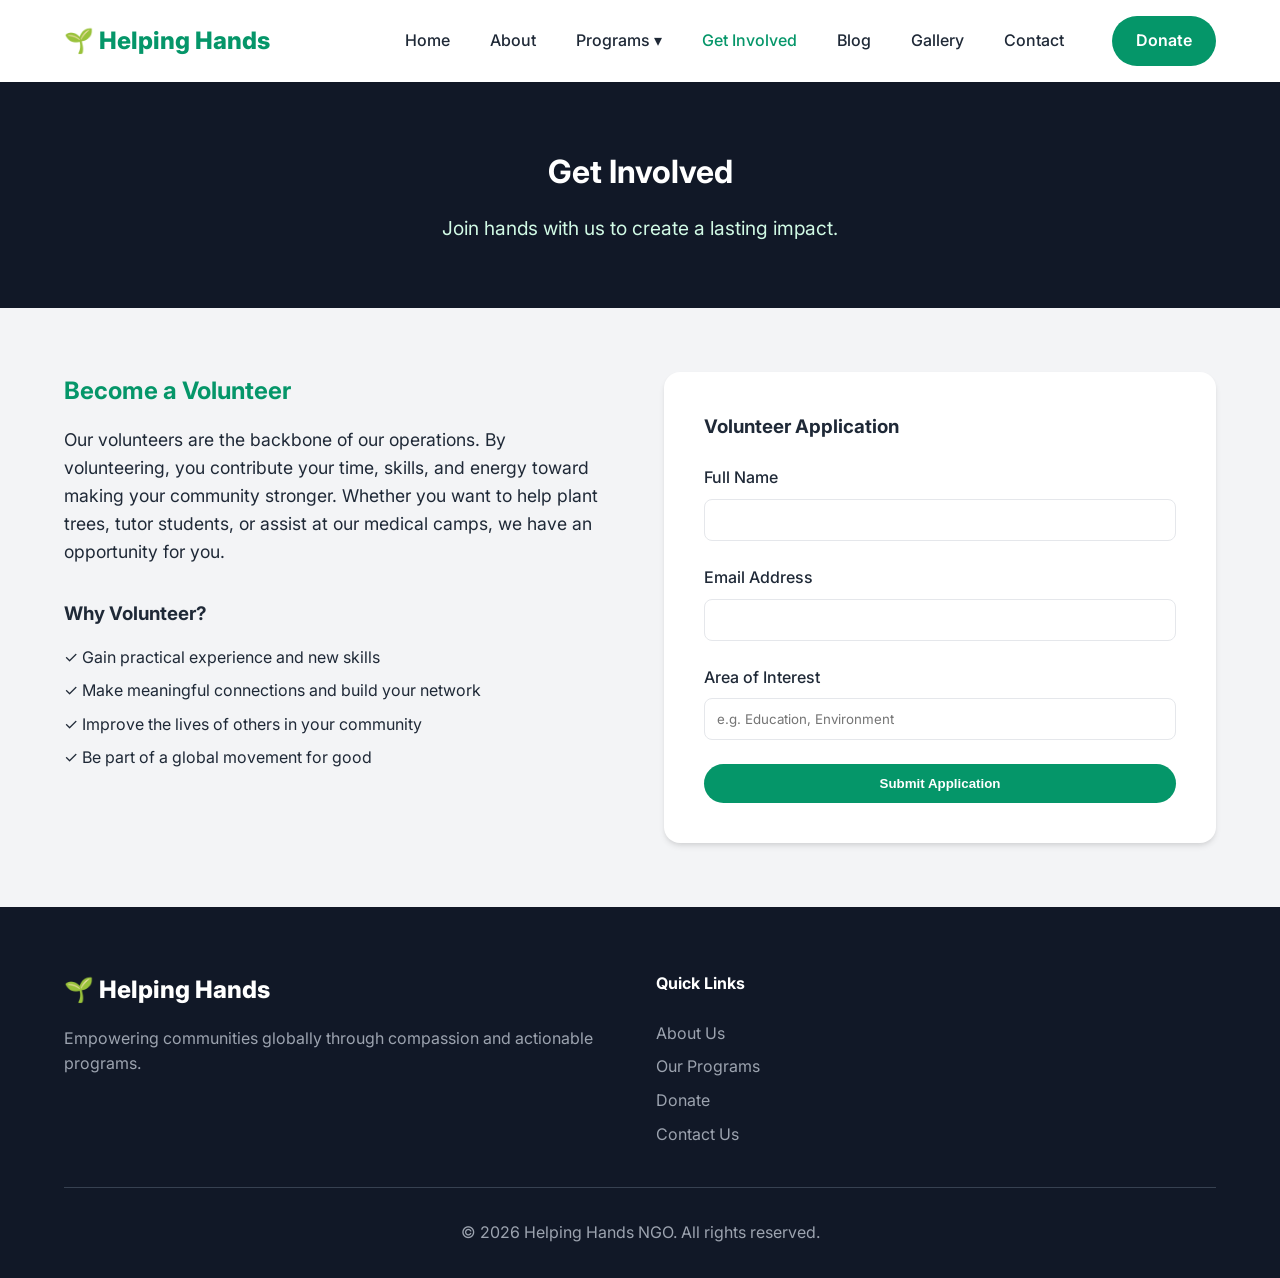
<file: get-involved.html>
<!DOCTYPE html>
<html lang="en">
<head>
    <meta charset="UTF-8">
    <meta name="viewport" content="width=device-width, initial-scale=1.0">
    <title>Get Involved - Helping Hands NGO</title>
    <link href="https://fonts.googleapis.com/css2?family=Inter:wght@400;500;600;700;800&display=swap" rel="stylesheet">
    <link rel="stylesheet" href="style.css">
</head>
<body>

    <header>
        <div class="container navbar">
            <a href="index.html" class="logo">🌱 Helping Hands</a>
            <div class="menu-toggle" id="mobile-menu">
                <span class="bar"></span>
                <span class="bar"></span>
                <span class="bar"></span>
            </div>
            <ul class="nav-links">
                <li><a href="index.html" class="nav-item">Home</a></li>
                <li><a href="about.html" class="nav-item">About</a></li>
                <li class="nav-item-dropdown">
                    <a href="programs.html" class="nav-item">Programs ▾</a>
                    <ul class="dropdown-menu">
                        <li><a href="education.html">Education</a></li>
                        <li><a href="healthcare.html">Healthcare</a></li>
                        <li><a href="environment.html">Environment</a></li>
                    </ul>
                </li>
                <li><a href="get-involved.html" class="nav-item active">Get Involved</a></li>
                <li><a href="blog.html" class="nav-item">Blog</a></li>
                <li><a href="gallery.html" class="nav-item">Gallery</a></li>
                <li><a href="contact.html" class="nav-item">Contact</a></li>
                <li><a href="donate.html" class="btn btn-primary donate-btn-nav">Donate</a></li>
            </ul>
        </div>
    </header>

    <div class="page-header">
        <div class="container">
            <h1>Get Involved</h1>
            <p style="color: #d1fae5; margin-top: 1rem; font-size: 1.2rem;">Join hands with us to create a lasting impact.</p>
        </div>
    </div>

    <section class="content-section bg-light">
        <div class="container">
            <div class="contact-wrapper">
                <div>
                    <h2 class="text-primary">Become a Volunteer</h2>
                    <p style="margin-bottom: 2rem;">Our volunteers are the backbone of our operations. By volunteering, you contribute your time, skills, and energy toward making your community stronger. Whether you want to help plant trees, tutor students, or assist at our medical camps, we have an opportunity for you.</p>
                    
                    <h3 style="margin-bottom: 1rem;">Why Volunteer?</h3>
                    <ul style="list-style-type: none;">
                        <li style="margin-bottom: 0.5rem;">✓ Gain practical experience and new skills</li>
                        <li style="margin-bottom: 0.5rem;">✓ Make meaningful connections and build your network</li>
                        <li style="margin-bottom: 0.5rem;">✓ Improve the lives of others in your community</li>
                        <li style="margin-bottom: 0.5rem;">✓ Be part of a global movement for good</li>
                    </ul>
                </div>

                <div style="background: white; padding: 2.5rem; border-radius: 1rem; box-shadow: var(--shadow-md);">
                    <h3 style="margin-bottom: 1.5rem;">Volunteer Application</h3>
                    <form id="contactForm" class="contact-form">
                        <div class="form-group">
                            <label>Full Name</label>
                            <input type="text" required>
                        </div>
                        <div class="form-group">
                            <label>Email Address</label>
                            <input type="email" required>
                        </div>
                        <div class="form-group">
                            <label>Area of Interest</label>
                            <input type="text" placeholder="e.g. Education, Environment" required>
                        </div>
                        <button type="submit" class="btn btn-primary" style="width: 100%;">Submit Application</button>
                    </form>
                </div>
            </div>
        </div>
    </section>

    <!-- Footer -->
    <footer>
        <div class="container">
            <div class="footer-grid">
                <div class="footer-col">
                    <a href="index.html" class="logo" style="color: white; margin-bottom: 1rem;">🌱 Helping Hands</a>
                    <p style="color: #9ca3af;">Empowering communities globally through compassion and actionable programs.</p>
                </div>
                <div class="footer-col">
                    <h4>Quick Links</h4>
                    <a href="about.html">About Us</a>
                    <a href="programs.html">Our Programs</a>
                    <a href="donate.html">Donate</a>
                    <a href="contact.html">Contact Us</a>
                </div>
            </div>
            <div class="footer-bottom">
                <p>&copy; 2026 Helping Hands NGO. All rights reserved.</p>
            </div>
        </div>
    </footer>

    <script src="app.js"></script>
</body>
</html>
</file>
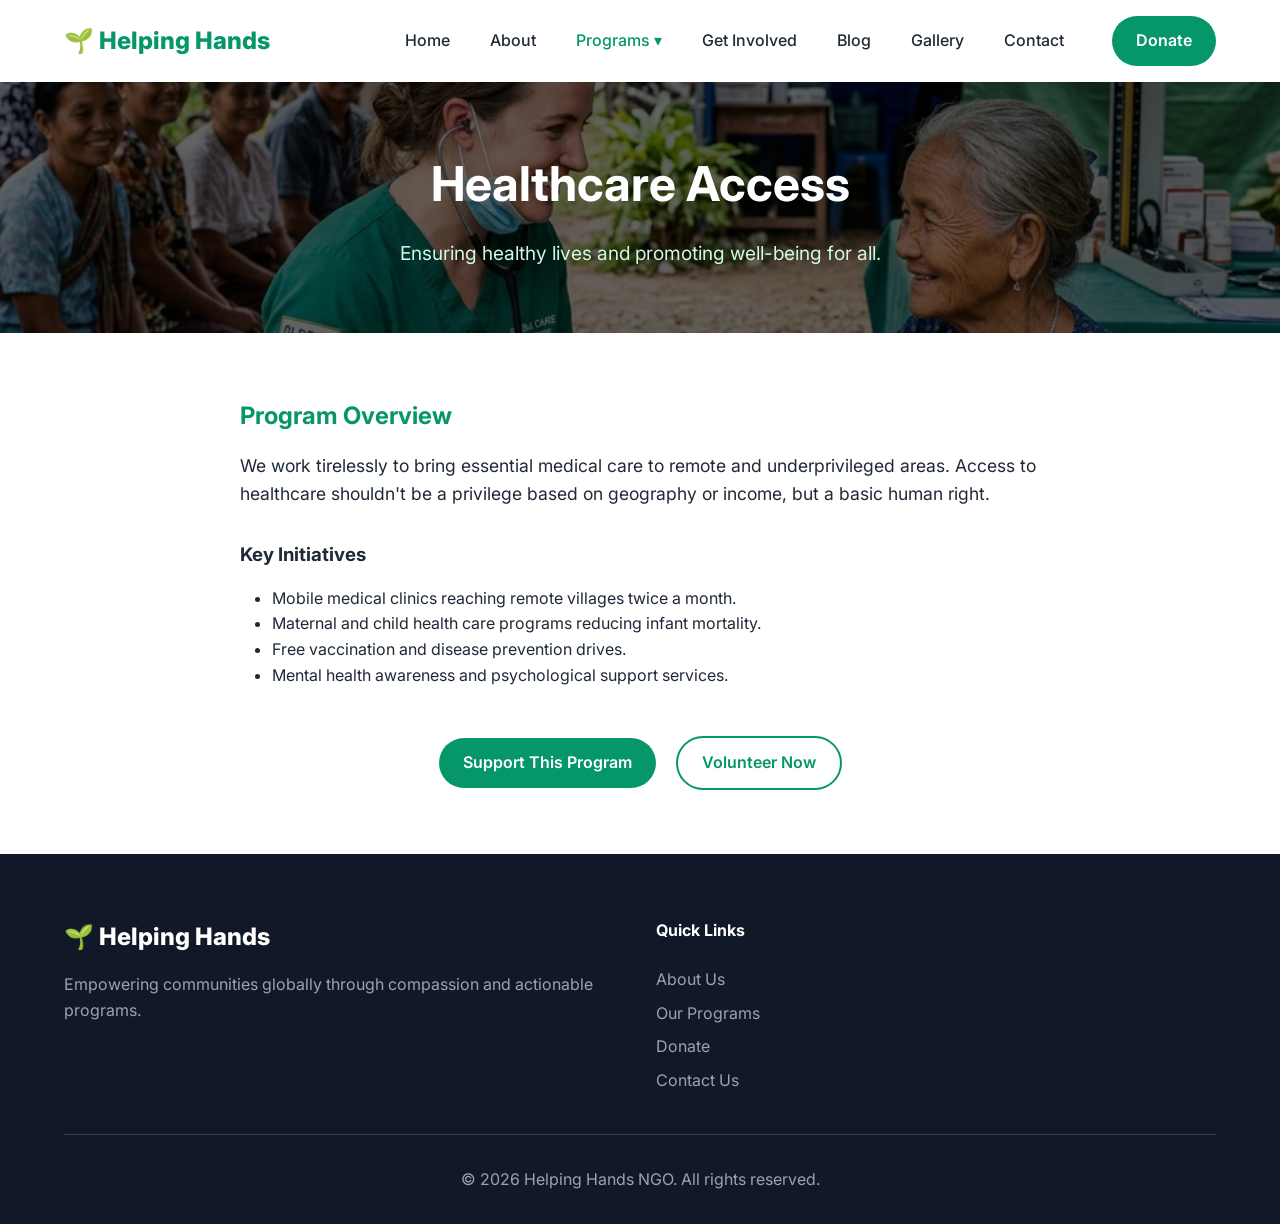
<file: healthcare.html>
<!DOCTYPE html>
<html lang="en">
<head>
    <meta charset="UTF-8">
    <meta name="viewport" content="width=device-width, initial-scale=1.0">
    <title>Healthcare Access - Helping Hands NGO</title>
    <link href="https://fonts.googleapis.com/css2?family=Inter:wght@400;500;600;700;800&display=swap" rel="stylesheet">
    <link rel="stylesheet" href="style.css">
</head>
<body>

    <header>
        <div class="container navbar">
            <a href="index.html" class="logo">🌱 Helping Hands</a>
            <div class="menu-toggle" id="mobile-menu">
                <span class="bar"></span>
                <span class="bar"></span>
                <span class="bar"></span>
            </div>
            <ul class="nav-links">
                <li><a href="index.html" class="nav-item">Home</a></li>
                <li><a href="about.html" class="nav-item">About</a></li>
                <li class="nav-item-dropdown">
                    <a href="programs.html" class="nav-item active">Programs ▾</a>
                    <ul class="dropdown-menu">
                        <li><a href="education.html">Education</a></li>
                        <li><a href="healthcare.html" style="color: var(--primary-color)">Healthcare</a></li>
                        <li><a href="environment.html">Environment</a></li>
                    </ul>
                </li>
                <li><a href="get-involved.html" class="nav-item">Get Involved</a></li>
                <li><a href="blog.html" class="nav-item">Blog</a></li>
                <li><a href="gallery.html" class="nav-item">Gallery</a></li>
                <li><a href="contact.html" class="nav-item">Contact</a></li>
                <li><a href="donate.html" class="btn btn-primary donate-btn-nav">Donate</a></li>
            </ul>
        </div>
    </header>

    <div class="page-header" style="background-image: linear-gradient(rgba(0,0,0,0.6), rgba(0,0,0,0.6)), url('assets/healthcare.png'); background-size: cover; background-position: center;">
        <div class="container">
            <h1 style="font-size: 3rem;">Healthcare Access</h1>
            <p style="color: #d1fae5; margin-top: 1rem; font-size: 1.2rem;">Ensuring healthy lives and promoting well-being for all.</p>
        </div>
    </div>

    <section class="content-section">
        <div class="container" style="max-width: 800px;">
            <h2 class="text-primary">Program Overview</h2>
            <p>We work tirelessly to bring essential medical care to remote and underprivileged areas. Access to healthcare shouldn't be a privilege based on geography or income, but a basic human right.</p>
            
            <h3 style="margin-top: 2rem;">Key Initiatives</h3>
            <ul style="list-style-type: disc; margin-left: 2rem; margin-bottom: 2rem;">
                <li>Mobile medical clinics reaching remote villages twice a month.</li>
                <li>Maternal and child health care programs reducing infant mortality.</li>
                <li>Free vaccination and disease prevention drives.</li>
                <li>Mental health awareness and psychological support services.</li>
            </ul>

            <div class="text-center" style="margin-top: 3rem;">
                <a href="donate.html" class="btn btn-primary" style="margin-right: 1rem;">Support This Program</a>
                <a href="get-involved.html" class="btn btn-outline">Volunteer Now</a>
            </div>
        </div>
    </section>

    <!-- Footer -->
    <footer>
        <div class="container">
            <div class="footer-grid">
                <div class="footer-col">
                    <a href="index.html" class="logo" style="color: white; margin-bottom: 1rem;">🌱 Helping Hands</a>
                    <p style="color: #9ca3af;">Empowering communities globally through compassion and actionable programs.</p>
                </div>
                <div class="footer-col">
                    <h4>Quick Links</h4>
                    <a href="about.html">About Us</a>
                    <a href="programs.html">Our Programs</a>
                    <a href="donate.html">Donate</a>
                    <a href="contact.html">Contact Us</a>
                </div>
            </div>
            <div class="footer-bottom">
                <p>&copy; 2026 Helping Hands NGO. All rights reserved.</p>
            </div>
        </div>
    </footer>

    <script src="app.js"></script>
</body>
</html>
</file>
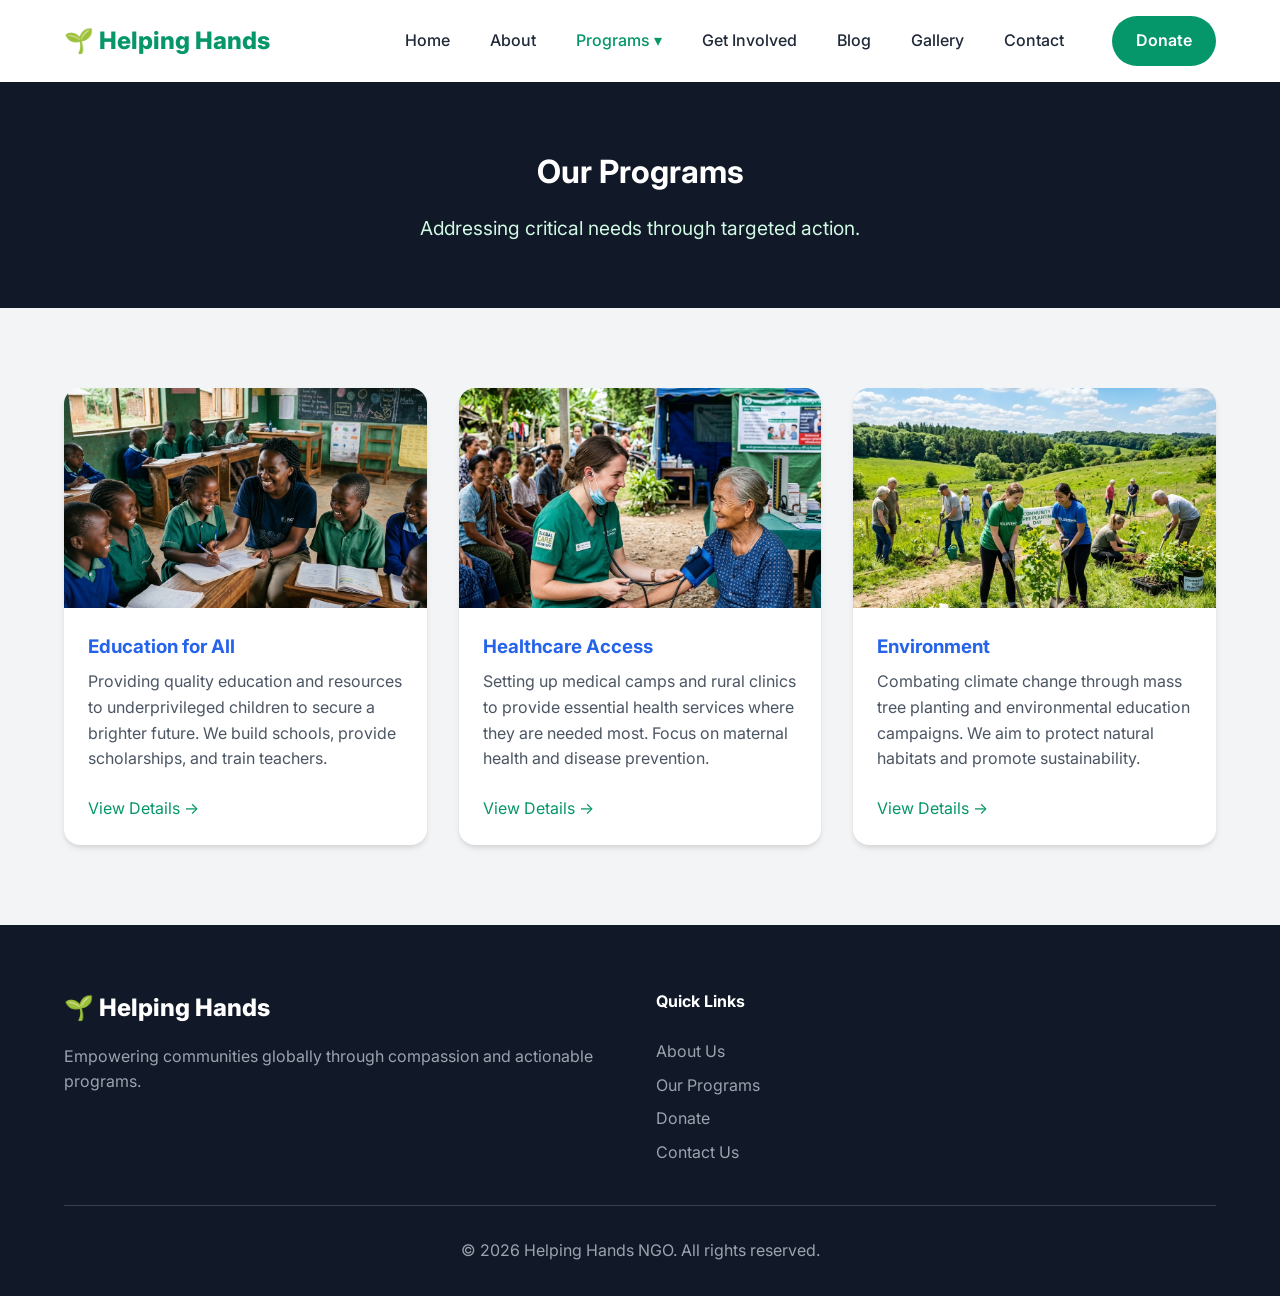
<file: programs.html>
<!DOCTYPE html>
<html lang="en">
<head>
    <meta charset="UTF-8">
    <meta name="viewport" content="width=device-width, initial-scale=1.0">
    <title>Our Programs - Helping Hands NGO</title>
    <link href="https://fonts.googleapis.com/css2?family=Inter:wght@400;500;600;700;800&display=swap" rel="stylesheet">
    <link rel="stylesheet" href="style.css">
</head>
<body>

    <header>
        <div class="container navbar">
            <a href="index.html" class="logo">🌱 Helping Hands</a>
            <div class="menu-toggle" id="mobile-menu">
                <span class="bar"></span>
                <span class="bar"></span>
                <span class="bar"></span>
            </div>
            <ul class="nav-links">
                <li><a href="index.html" class="nav-item">Home</a></li>
                <li><a href="about.html" class="nav-item">About</a></li>
                <li class="nav-item-dropdown">
                    <a href="programs.html" class="nav-item active">Programs ▾</a>
                    <ul class="dropdown-menu">
                        <li><a href="education.html">Education</a></li>
                        <li><a href="healthcare.html">Healthcare</a></li>
                        <li><a href="environment.html">Environment</a></li>
                    </ul>
                </li>
                <li><a href="get-involved.html" class="nav-item">Get Involved</a></li>
                <li><a href="blog.html" class="nav-item">Blog</a></li>
                <li><a href="gallery.html" class="nav-item">Gallery</a></li>
                <li><a href="contact.html" class="nav-item">Contact</a></li>
                <li><a href="donate.html" class="btn btn-primary donate-btn-nav">Donate</a></li>
            </ul>
        </div>
    </header>

    <div class="page-header">
        <div class="container">
            <h1>Our Programs</h1>
            <p style="color: #d1fae5; margin-top: 1rem; font-size: 1.2rem;">Addressing critical needs through targeted action.</p>
        </div>
    </div>

    <!-- Programs Grid -->
    <section class="section-padding bg-light">
        <div class="container">
            <div class="cards-grid">
                
                <div class="card" onclick="window.location.href='education.html'">
                    <div class="card-img-wrapper">
                        <img src="assets/education.png" alt="Education Program">
                    </div>
                    <div class="card-content">
                        <h3>Education for All</h3>
                        <p>Providing quality education and resources to underprivileged children to secure a brighter future. We build schools, provide scholarships, and train teachers.</p>
                        <div><span class="text-primary font-weight-bold">View Details →</span></div>
                    </div>
                </div>

                <div class="card" onclick="window.location.href='healthcare.html'">
                    <div class="card-img-wrapper">
                        <img src="assets/healthcare.png" alt="Healthcare Access">
                    </div>
                    <div class="card-content">
                        <h3>Healthcare Access</h3>
                        <p>Setting up medical camps and rural clinics to provide essential health services where they are needed most. Focus on maternal health and disease prevention.</p>
                        <div><span class="text-primary font-weight-bold">View Details →</span></div>
                    </div>
                </div>

                <div class="card" onclick="window.location.href='environment.html'">
                    <div class="card-img-wrapper">
                        <img src="assets/environment.png" alt="Environment Conservation">
                    </div>
                    <div class="card-content">
                        <h3>Environment</h3>
                        <p>Combating climate change through mass tree planting and environmental education campaigns. We aim to protect natural habitats and promote sustainability.</p>
                        <div><span class="text-primary font-weight-bold">View Details →</span></div>
                    </div>
                </div>

            </div>
        </div>
    </section>

    <!-- Footer -->
    <footer>
        <div class="container">
            <div class="footer-grid">
                <div class="footer-col">
                    <a href="index.html" class="logo" style="color: white; margin-bottom: 1rem;">🌱 Helping Hands</a>
                    <p style="color: #9ca3af;">Empowering communities globally through compassion and actionable programs.</p>
                </div>
                <div class="footer-col">
                    <h4>Quick Links</h4>
                    <a href="about.html">About Us</a>
                    <a href="programs.html">Our Programs</a>
                    <a href="donate.html">Donate</a>
                    <a href="contact.html">Contact Us</a>
                </div>
            </div>
            <div class="footer-bottom">
                <p>&copy; 2026 Helping Hands NGO. All rights reserved.</p>
            </div>
        </div>
    </footer>

    <script src="app.js"></script>
</body>
</html>
</file>
<file: style.css>
:root {
  --primary-color: #059669; /* Emerald 600 - NGO Green */
  --primary-hover: #047857;
  --secondary-color: #2563eb; /* Blue 600 */
  --secondary-hover: #1d4ed8;
  --text-main: #1f2937;
  --text-muted: #4b5563;
  --bg-main: #ffffff;
  --bg-light: #f3f4f6;
  --bg-dark: #111827;
  --font-family: 'Inter', system-ui, -apple-system, sans-serif;
  --transition: all 0.3s cubic-bezier(0.4, 0, 0.2, 1);
  --shadow-sm: 0 1px 2px 0 rgba(0, 0, 0, 0.05);
  --shadow-md: 0 4px 6px -1px rgba(0, 0, 0, 0.1), 0 2px 4px -1px rgba(0, 0, 0, 0.06);
  --shadow-lg: 0 10px 15px -3px rgba(0, 0, 0, 0.1), 0 4px 6px -2px rgba(0, 0, 0, 0.05);
}

* {
  margin: 0;
  padding: 0;
  box-sizing: border-box;
}

body {
  font-family: var(--font-family);
  color: var(--text-main);
  background-color: var(--bg-main);
  line-height: 1.6;
}

a {
  text-decoration: none;
  color: inherit;
  transition: var(--transition);
}

ul {
  list-style: none;
}

img {
  max-width: 100%;
  display: block;
}

.container {
  width: 90%;
  max-width: 1200px;
  margin: 0 auto;
}

/* =========================================================================
   Typography & Utilities
   ========================================================================= */
h1, h2, h3, h4 {
  color: var(--text-main);
  font-weight: 700;
  margin-bottom: 1rem;
}

.text-center { text-align: center; }
.text-primary { color: var(--primary-color); }
.text-secondary { color: var(--secondary-color); }
.section-title { font-size: 2.5rem; margin-bottom: 2rem; position: relative;}

.btn {
  display: inline-block;
  padding: 0.75rem 1.5rem;
  border-radius: 9999px;
  font-weight: 600;
  cursor: pointer;
  border: none;
  transition: var(--transition);
  text-align: center;
}

.btn-primary {
  background-color: var(--primary-color);
  color: #fff;
}
.btn-primary:hover {
  background-color: var(--primary-hover);
  transform: translateY(-2px);
  box-shadow: var(--shadow-md);
}

.btn-secondary {
  background-color: var(--secondary-color);
  color: #fff;
}
.btn-secondary:hover {
  background-color: var(--secondary-hover);
  transform: translateY(-2px);
  box-shadow: var(--shadow-md);
}

.btn-outline {
  background-color: transparent;
  border: 2px solid var(--primary-color);
  color: var(--primary-color);
}
.btn-outline:hover {
  background-color: var(--primary-color);
  color: #fff;
}

/* =========================================================================
   Navbar
   ========================================================================= */
header {
  background-color: var(--bg-main);
  box-shadow: var(--shadow-sm);
  position: sticky;
  top: 0;
  z-index: 1000;
}

.navbar {
  display: flex;
  justify-content: space-between;
  align-items: center;
  padding: 1rem 0;
}

.logo {
  font-size: 1.5rem;
  font-weight: 800;
  color: var(--primary-color);
  display: flex;
  align-items: center;
  gap: 0.5rem;
}

.nav-links {
  display: flex;
  gap: 1.5rem;
  align-items: center;
}

.nav-links li {
  position: relative;
}

.nav-links a.nav-item {
  font-weight: 500;
  padding: 0.5rem;
}

.nav-links a.nav-item:hover, .nav-links a.active {
  color: var(--primary-color);
}

/* Dropdown */
.dropdown-menu {
  position: absolute;
  top: 100%;
  left: 0;
  background-color: #fff;
  box-shadow: var(--shadow-md);
  border-radius: 0.5rem;
  min-width: 200px;
  opacity: 0;
  visibility: hidden;
  transform: translateY(10px);
  transition: var(--transition);
  padding: 0.5rem 0;
}

.nav-item-dropdown:hover .dropdown-menu {
  opacity: 1;
  visibility: visible;
  transform: translateY(0);
}

.dropdown-menu li a {
  display: block;
  padding: 0.5rem 1rem;
  color: var(--text-main);
}
.dropdown-menu li a:hover {
  background-color: var(--bg-light);
  color: var(--primary-color);
}

.donate-btn-nav {
  margin-left: 1rem;
}

/* =========================================================================
   Hero Section
   ========================================================================= */
.hero {
  height: 85vh;
  background-image: linear-gradient(rgba(0,0,0,0.5), rgba(0,0,0,0.6)), url('./assets/hero.png');
  background-size: cover;
  background-position: center;
  display: flex;
  align-items: center;
  justify-content: center;
  text-align: center;
  color: white;
}

.hero-content h1 {
  color: white;
  font-size: 3.5rem;
  margin-bottom: 1rem;
}

.hero-content p {
  font-size: 1.25rem;
  margin-bottom: 2rem;
  max-width: 600px;
  margin-left: auto;
  margin-right: auto;
}

/* =========================================================================
   Impact Numbers
   ========================================================================= */
.impact-section {
  padding: 4rem 0;
  background-color: var(--primary-color);
  color: white;
}

.impact-grid {
  display: grid;
  grid-template-columns: repeat(auto-fit, minmax(200px, 1fr));
  gap: 2rem;
  text-align: center;
}

.impact-item h3 {
  font-size: 3rem;
  color: white;
  margin-bottom: 0.5rem;
}
.impact-item p {
  font-size: 1.1rem;
  font-weight: 500;
}

/* =========================================================================
   Cards Grid (Programs & General)
   ========================================================================= */
.section-padding { padding: 5rem 0; }
.bg-light { background-color: var(--bg-light); }

.cards-grid {
  display: grid;
  grid-template-columns: repeat(auto-fit, minmax(300px, 1fr));
  gap: 2rem;
}

.card {
  background: #fff;
  border-radius: 1rem;
  overflow: hidden;
  box-shadow: var(--shadow-md);
  transition: var(--transition);
  cursor: pointer;
  height: 100%;
  display: flex;
  flex-direction: column;
}

.card:hover {
  transform: translateY(-10px);
  box-shadow: var(--shadow-lg);
}

.card-img-wrapper {
  height: 220px;
  overflow: hidden;
}

.card-img-wrapper img {
  width: 100%;
  height: 100%;
  object-fit: cover;
  transition: transform 0.5s ease;
}

.card:hover .card-img-wrapper img {
  transform: scale(1.05);
}

.card-content {
  padding: 1.5rem;
  flex-grow: 1;
  display: flex;
  flex-direction: column;
}

.card-content h3 {
  margin-bottom: 0.5rem;
  color: var(--secondary-color);
}
.card-content p {
  color: var(--text-muted);
  margin-bottom: 1.5rem;
  flex-grow: 1;
}

/* =========================================================================
   Pages layout specific
   ========================================================================= */
.page-header {
  background-color: var(--bg-dark);
  color: white;
  padding: 4rem 0;
  text-align: center;
}
.page-header h1 {
  color: white;
  margin-bottom: 0;
}

.content-section {
  padding: 4rem 0;
}

.content-section p {
  margin-bottom: 1.5rem;
  font-size: 1.1rem;
}

/* =========================================================================
   Donation Specific
   ========================================================================= */
.donation-grid {
  display: grid;
  grid-template-columns: repeat(auto-fit, minmax(250px, 1fr));
  gap: 1.5rem;
  margin-bottom: 3rem;
}

.donate-card {
  border: 2px solid #e5e7eb;
  border-radius: 1rem;
  padding: 2rem;
  text-align: center;
  cursor: pointer;
  transition: var(--transition);
}

.donate-card:hover, .donate-card.selected {
  border-color: var(--primary-color);
  background-color: #f0fdf4;
  transform: scale(1.05);
}

.donate-amount {
  font-size: 2.5rem;
  font-weight: 700;
  color: var(--primary-color);
  margin-bottom: 0.5rem;
}

#thankYouMessage {
  display: none;
  background-color: #d1fae5;
  color: #065f46;
  padding: 1rem;
  border-radius: 0.5rem;
  text-align: center;
  font-weight: 600;
  margin-top: 1rem;
}

/* =========================================================================
   Gallery Specific
   ========================================================================= */
.gallery-grid {
  display: grid;
  grid-template-columns: repeat(auto-fit, minmax(280px, 1fr));
  gap: 1rem;
}

.gallery-item {
  position: relative;
  border-radius: 0.5rem;
  overflow: hidden;
  height: 250px;
}

.gallery-item img {
  width: 100%;
  height: 100%;
  object-fit: cover;
  transition: transform 0.5s ease;
}

.gallery-overlay {
  position: absolute;
  top: 0; left: 0; width: 100%; height: 100%;
  background: rgba(0,0,0,0.4);
  display: flex;
  align-items: center;
  justify-content: center;
  opacity: 0;
  transition: var(--transition);
}

.gallery-overlay span {
  color: white;
  font-size: 1.5rem;
  font-weight: bold;
}

.gallery-item:hover img {
  transform: scale(1.1);
}
.gallery-item:hover .gallery-overlay {
  opacity: 1;
}

/* =========================================================================
   Contact & Forms
   ========================================================================= */
.contact-wrapper {
  display: grid;
  grid-template-columns: 1fr 1fr;
  gap: 3rem;
}

.contact-form .form-group {
  margin-bottom: 1.5rem;
}

.contact-form label {
  display: block;
  margin-bottom: 0.5rem;
  font-weight: 500;
}

.contact-form input, .contact-form textarea {
  width: 100%;
  padding: 0.75rem;
  border: 1px solid #e5e7eb;
  border-radius: 0.5rem;
  font-family: inherit;
  transition: border-color 0.3s;
}

.contact-form input:focus, .contact-form textarea:focus {
  outline: none;
  border-color: var(--primary-color);
  box-shadow: 0 0 0 3px rgba(5, 150, 105, 0.1);
}

.social-links {
  display: flex;
  gap: 1rem;
  margin-top: 1rem;
}

.social-icon {
  width: 40px;
  height: 40px;
  background-color: var(--secondary-color);
  color: white;
  display: flex;
  align-items: center;
  justify-content: center;
  border-radius: 50%;
  font-weight: bold;
}

.social-icon:hover {
  transform: translateY(-3px);
  background-color: var(--primary-color);
}

/* =========================================================================
   Footer
   ========================================================================= */
footer {
  background-color: var(--bg-dark);
  color: #fff;
  padding: 4rem 0 2rem;
}

.footer-grid {
  display: grid;
  grid-template-columns: repeat(auto-fit, minmax(250px, 1fr));
  gap: 2rem;
  margin-bottom: 2rem;
}

.footer-col h4 {
  color: #fff;
  margin-bottom: 1.5rem;
}

.footer-col a {
  color: #9ca3af;
  display: block;
  margin-bottom: 0.5rem;
}

.footer-col a:hover {
  color: var(--primary-color);
}

.footer-bottom {
  text-align: center;
  padding-top: 2rem;
  border-top: 1px solid #374151;
  color: #9ca3af;
}

/* =========================================================================
   Responsive Menu Toggle
   ========================================================================= */
.menu-toggle {
  display: none;
  flex-direction: column;
  cursor: pointer;
  gap: 5px;
}
.menu-toggle .bar {
  width: 25px;
  height: 3px;
  background-color: var(--primary-color);
  transition: all 0.3s ease-in-out;
}
.menu-toggle.active .bar:nth-child(1) {
  transform: translateY(8px) rotate(45deg);
}
.menu-toggle.active .bar:nth-child(2) {
  opacity: 0;
}
.menu-toggle.active .bar:nth-child(3) {
  transform: translateY(-8px) rotate(-45deg);
}

/* =========================================================================
   Responsive
   ========================================================================= */
@media (max-width: 768px) {
  .menu-toggle {
    display: flex;
  }
  .navbar {
    position: relative;
  }
  .nav-links {
    position: absolute;
    top: 100%;
    left: 0;
    width: 100%;
    background-color: var(--bg-main);
    box-shadow: var(--shadow-md);
    flex-direction: column;
    padding: 1rem 0;
    gap: 0;
    transform: translateY(-150%);
    opacity: 0;
    transition: transform 0.3s ease, opacity 0.3s ease;
    visibility: hidden;
    z-index: 1000;
  }
  .nav-links.active {
    transform: translateY(0);
    opacity: 1;
    visibility: visible;
  }
  .nav-links li {
    width: 100%;
    text-align: center;
  }
  .nav-links a.nav-item {
    display: block;
    padding: 1rem;
    border-bottom: 1px solid var(--bg-light);
  }
  .dropdown-menu {
    position: static;
    opacity: 1;
    visibility: visible;
    transform: none;
    box-shadow: none;
    background-color: var(--bg-light);
    display: none;
  }
  .nav-item-dropdown:hover .dropdown-menu {
    display: block;
  }
  .donate-btn-nav {
    margin: 1rem 0;
  }

  .contact-wrapper {
    grid-template-columns: 1fr;
  }
  .hero-content h1 {
    font-size: 2.5rem;
  }
  .impact-grid {
    grid-template-columns: 1fr;
  }
  .footer-grid {
    grid-template-columns: 1fr;
    text-align: center;
  }
}
</file>
